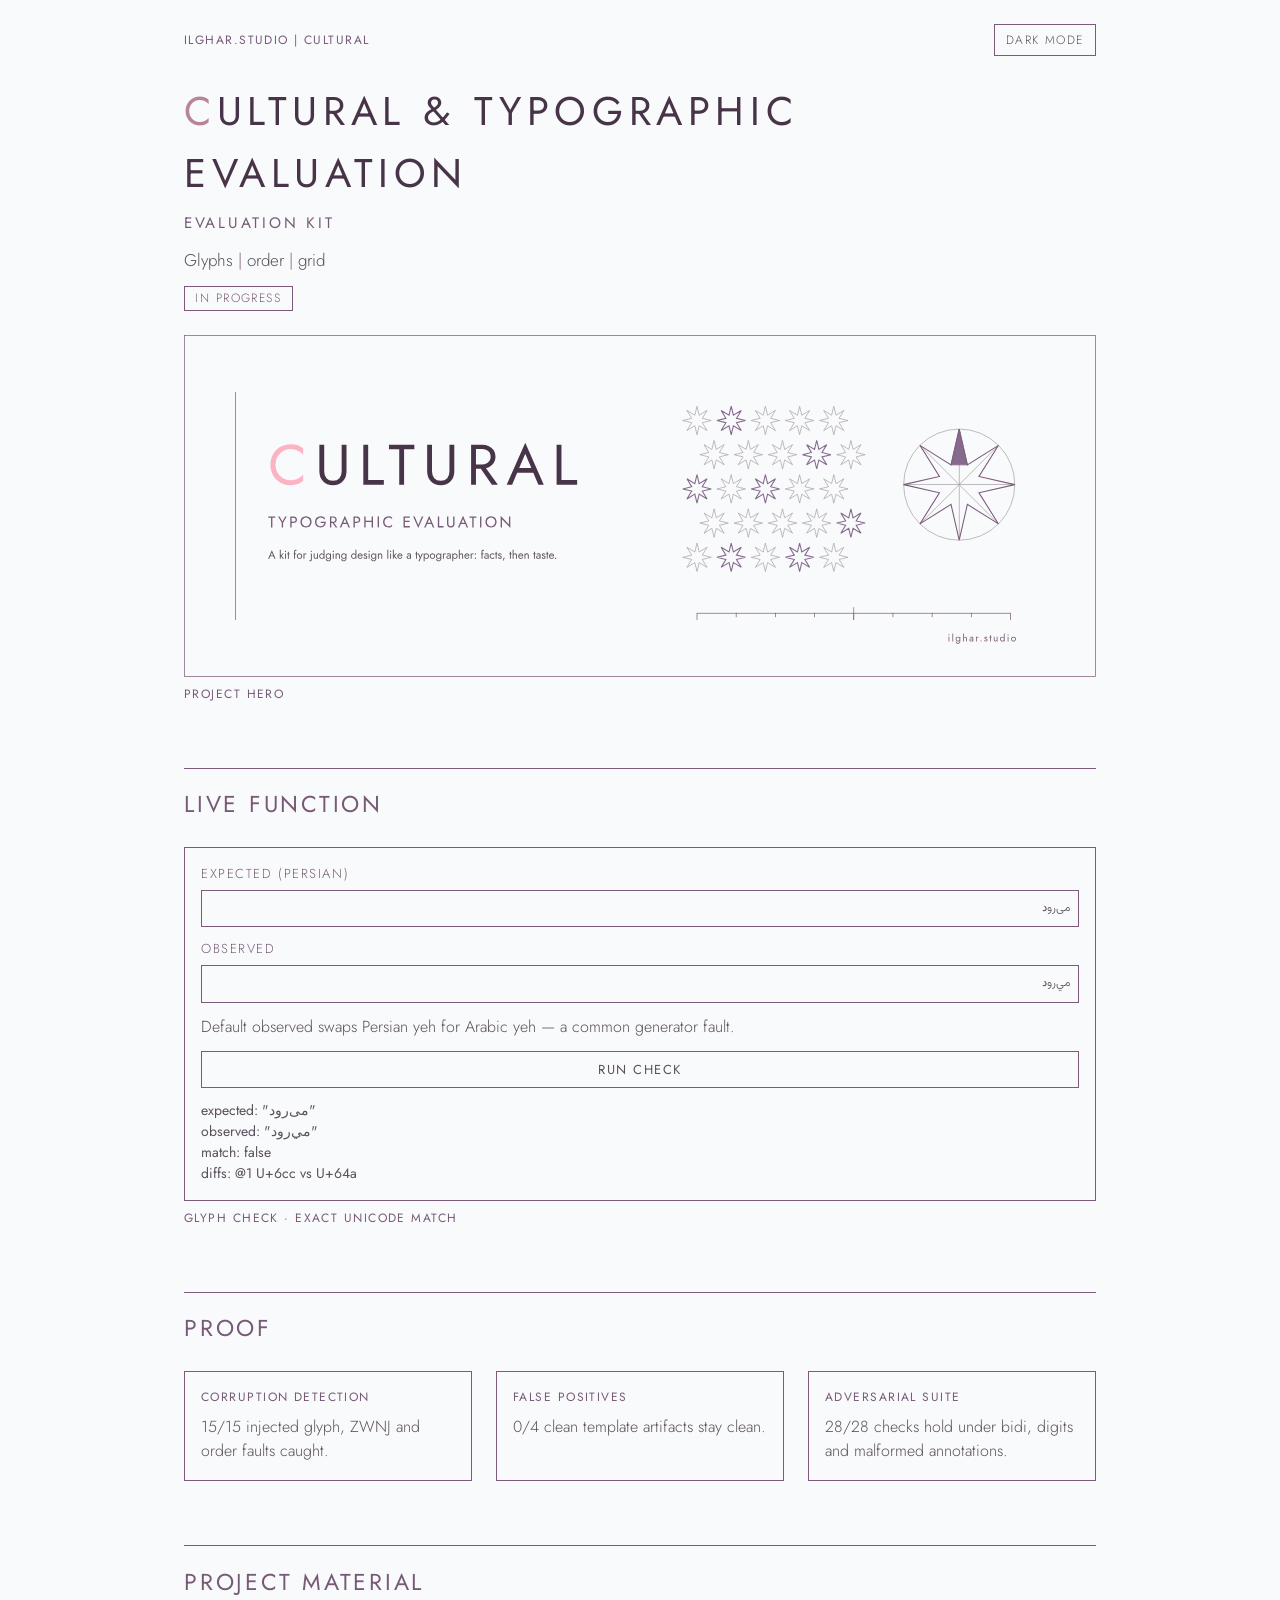
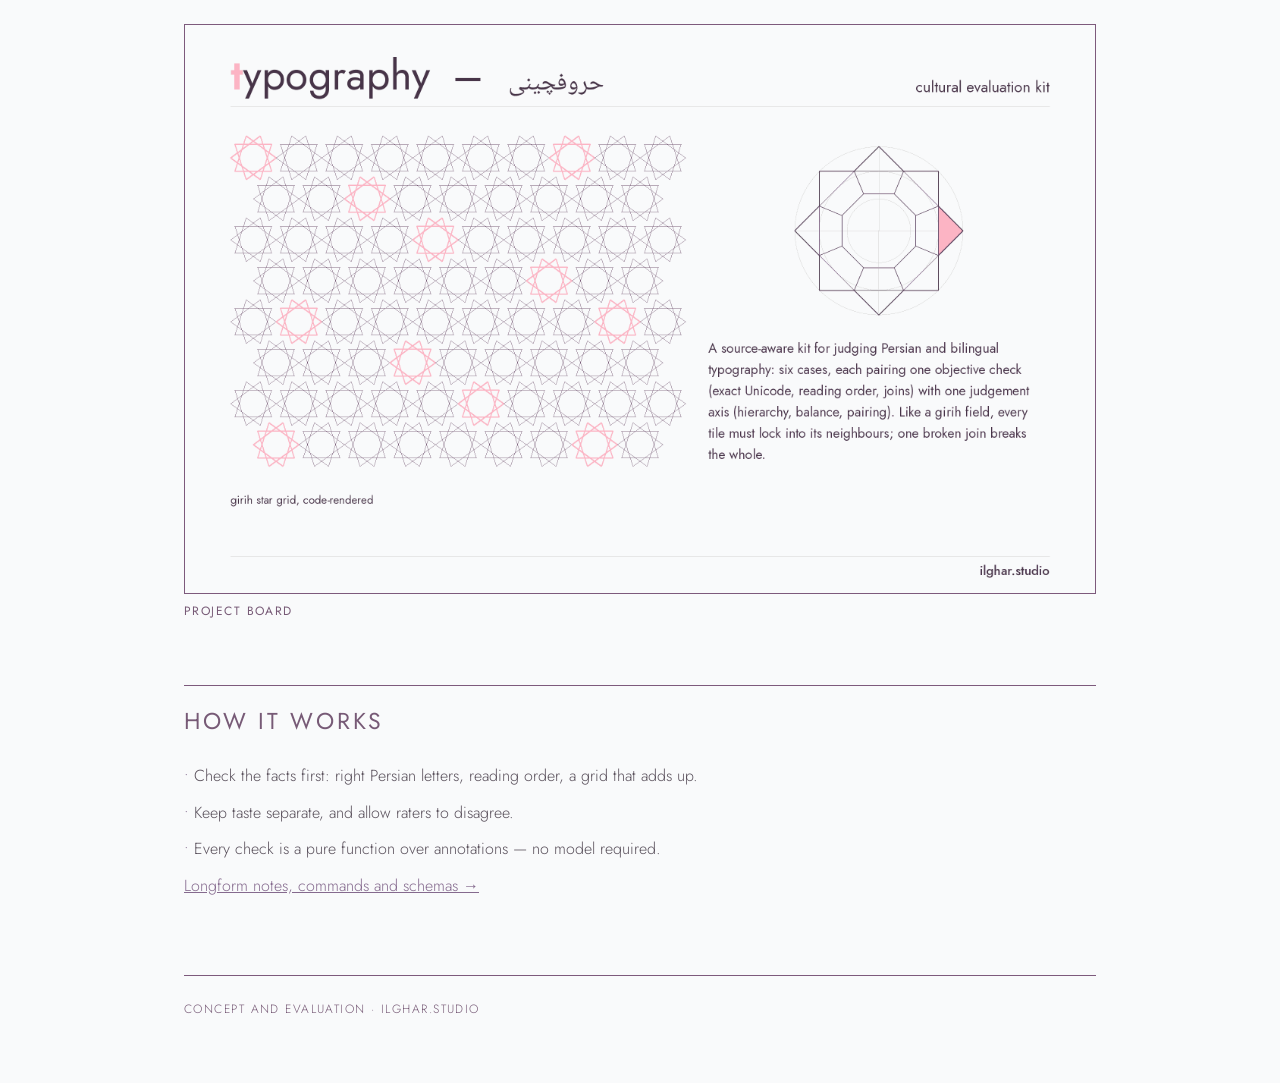
<file: site/index.html>
<!doctype html>
<html lang="en">
<head>
<meta charset="utf-8"><meta name="viewport" content="width=device-width,initial-scale=1">
<title>Cultural &amp; Typographic Evaluation Kit · ilghar.studio</title>
<meta property="og:title" content="Cultural & Typographic Evaluation · ilghar.studio">
<meta property="og:image" content="og/og-light.svg">
<meta property="og:image:width" content="1200">
<meta property="og:image:height" content="630">
<meta name="twitter:card" content="summary_large_image">
<meta name="twitter:image" content="og/og-light.svg">
<link rel="stylesheet" href="tokens.css">
<link rel="stylesheet" href="pages-shell.css">
<style>
@font-face{font-family:Jost;font-style:normal;font-weight:300;font-display:swap;src:url("fonts/jost-latin-300-normal.woff2") format("woff2")}
@font-face{font-family:Jost;font-style:normal;font-weight:400;font-display:swap;src:url("fonts/jost-latin-400-normal.woff2") format("woff2")}
@font-face{font-family:Vazirmatn;font-style:normal;font-weight:300;font-display:swap;src:url("fonts/vazirmatn-fa.woff2") format("woff2")}
[lang=fa]{font-family:Vazirmatn,Jost;font-size:90%}
label{display:grid;gap:6px;font-size:13px;letter-spacing:.12em;text-transform:uppercase;color:var(--label)}
input{font:400 16px/1.65 Jost;padding:8px;border:1px solid var(--line);border-radius:var(--r-frame);background:var(--bg);color:var(--fg)}
button.run{font:400 13px Jost;letter-spacing:.12em;text-transform:uppercase;color:var(--fg);background:transparent;border:1px solid var(--line);border-radius:var(--r-frame);padding:.5rem .9rem;cursor:pointer}
.live-pad{padding:16px;display:grid;gap:12px}
pre.out{margin:0;font:400 14px/1.5 Jost;white-space:pre-wrap;color:var(--fg)}

/* hero art sized by pages-shell .hero-art (8:3, no outer frame) */
</style>
</head>
<body>
<div class="ilg-case">
<main>
  <header class="site span12">
    <p class="brand-label">ilghar.studio | cultural</p>
    <button type="button" class="theme-toggle" aria-pressed="false">Dark mode</button>
  </header>
  <header class="hero span12">
    <h1 class="name"><span class="first">C</span>ultural &amp; Typographic Evaluation</h1>
    <p class="title">Evaluation kit</p>
    <p class="sub"><span>Glyphs</span><span>order</span><span>grid</span></p>
    <span class="status">In progress</span>
  </header>

  <figure class="span12">
    <picture class="hero-art">
        <source media="(prefers-color-scheme: dark)" srcset="hero/hero-dark.svg">
        <img src="hero/hero-light.svg" width="1280" height="480" alt="CULTURAL / TYPOGRAPHIC EVALUATION — A kit for judging design like a typographer: facts, then taste.">
      </picture>
    <figcaption>Project hero</figcaption>
  </figure>

  <section class="span12" aria-label="Live function">
    <h2>Live function</h2>
    <figure>
      <div class="frame live">
        <form id="glyph-demo" class="live-pad" onsubmit="return false">
          <label>Expected (Persian)<input id="g-exp" type="text" dir="rtl" lang="fa" value="می‌رود"></label>
          <label>Observed<input id="g-obs" type="text" dir="rtl" lang="fa" value="مي‌رود"></label>
          <p style="margin:0;font-size:16px;font-weight:300">Default observed swaps Persian yeh for Arabic yeh — a common generator fault.</p>
          <button type="button" class="run" id="g-run">Run check</button>
          <pre class="out" id="g-out" aria-live="polite"></pre>
        </form>
      </div>
      <figcaption>Glyph check · exact Unicode match</figcaption>
    </figure>
  </section>

  <section class="span12" aria-label="Proof">
    <h2>Proof</h2>
    <div class="grid-444">
      <div class="card"><h3>Corruption detection</h3><p>15/15 injected glyph, ZWNJ and order faults caught.</p></div>
      <div class="card"><h3>False positives</h3><p>0/4 clean template artifacts stay clean.</p></div>
      <div class="card"><h3>Adversarial suite</h3><p>28/28 checks hold under bidi, digits and malformed annotations.</p></div>
    </div>
  </section>

  <section class="span12" aria-label="Project material">
    <h2>Project material</h2>
    <figure>
      <div class="frame r1610">
        <picture>
          <source media="(prefers-color-scheme: dark)" srcset="assets/board-dark.svg">
          <img src="assets/board-light.svg" alt="Project board: a fine-line star grid with some stars marked in rose, a code-drawn star construction with one rose point, and a text column describing the seven checks." width="2400" height="1500">
        </picture>
      </div>
      <figcaption>Project board</figcaption>
    </figure>
  </section>

  <section class="span12">
    <h2>How it works</h2>
    <ul class="dots">
      <li>Check the facts first: right Persian letters, reading order, a grid that adds up.</li>
      <li>Keep taste separate, and allow raters to disagree.</li>
      <li>Every check is a pure function over annotations — no model required.</li>
    </ul>
    <p><a href="PAGES_LONGFORM.html">Longform notes, commands and schemas →</a></p>
  </section>
  <footer class="span12">Concept and evaluation · ilghar.studio</footer>
</main>
</div>
<script>
(function(){var r=document.documentElement;var b=document.querySelector(".theme-toggle");if(!b)return;var k="ilg-theme";var m=window.matchMedia&&matchMedia("(prefers-color-scheme: dark)");var s=null;try{s=localStorage.getItem(k)}catch(e){}function dark(){var t=r.getAttribute("data-theme");return t?t==="dark":!!(m&&m.matches)}function sync(){var d=dark();b.setAttribute("aria-pressed",String(d));b.textContent=d?"Light mode":"Dark mode";var root=document.querySelector(".ilg-case");if(d){root.setAttribute("data-theme","dark");r.setAttribute("data-theme","dark")}else{root.setAttribute("data-theme","light");r.setAttribute("data-theme","light")}}if(s==="dark"||s==="light"){r.setAttribute("data-theme",s);document.querySelector(".ilg-case").setAttribute("data-theme",s)}sync();if(m&&m.addEventListener)m.addEventListener("change",sync);b.addEventListener("click",function(){var n=dark()?"light":"dark";r.setAttribute("data-theme",n);document.querySelector(".ilg-case").setAttribute("data-theme",n);try{localStorage.setItem(k,n)}catch(e){}sync()})})();
document.getElementById("g-run").addEventListener("click",function(){
  var exp=document.getElementById("g-exp").value;
  var obs=document.getElementById("g-obs").value;
  var ok=exp===obs;
  var lines=["expected: "+JSON.stringify(exp),"observed: "+JSON.stringify(obs),"match: "+ok];
  if(!ok){
    var diffs=[];
    var n=Math.max(exp.length,obs.length);
    for(var i=0;i<n;i++){if(exp[i]!==obs[i])diffs.push("@"+i+" U+"+(exp[i]?exp.charCodeAt(i).toString(16):"—")+" vs U+"+(obs[i]?obs.charCodeAt(i).toString(16):"—"));}
    lines.push("diffs: "+(diffs.slice(0,6).join("; ")||"length"));
  }
  document.getElementById("g-out").textContent=lines.join("\n");
});
document.getElementById("g-run").click();
</script>
</body>
</html>
</file>
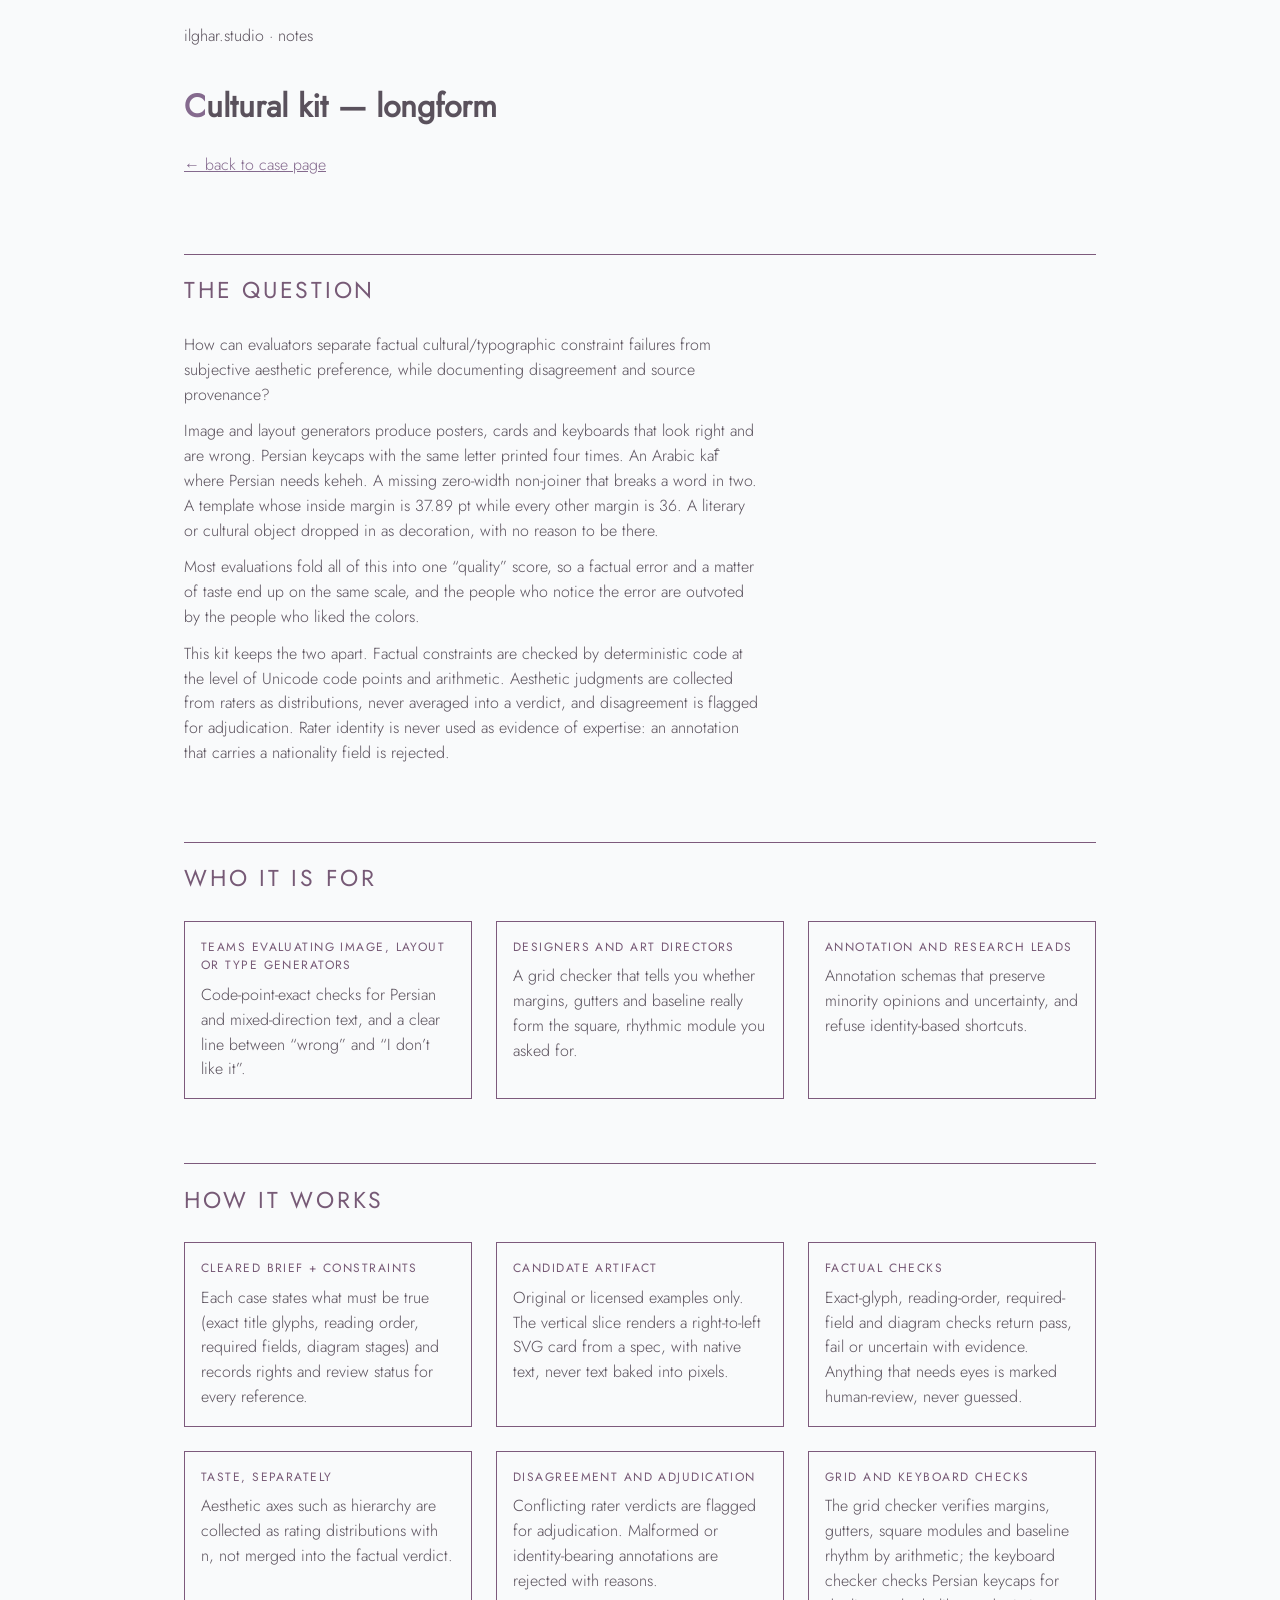
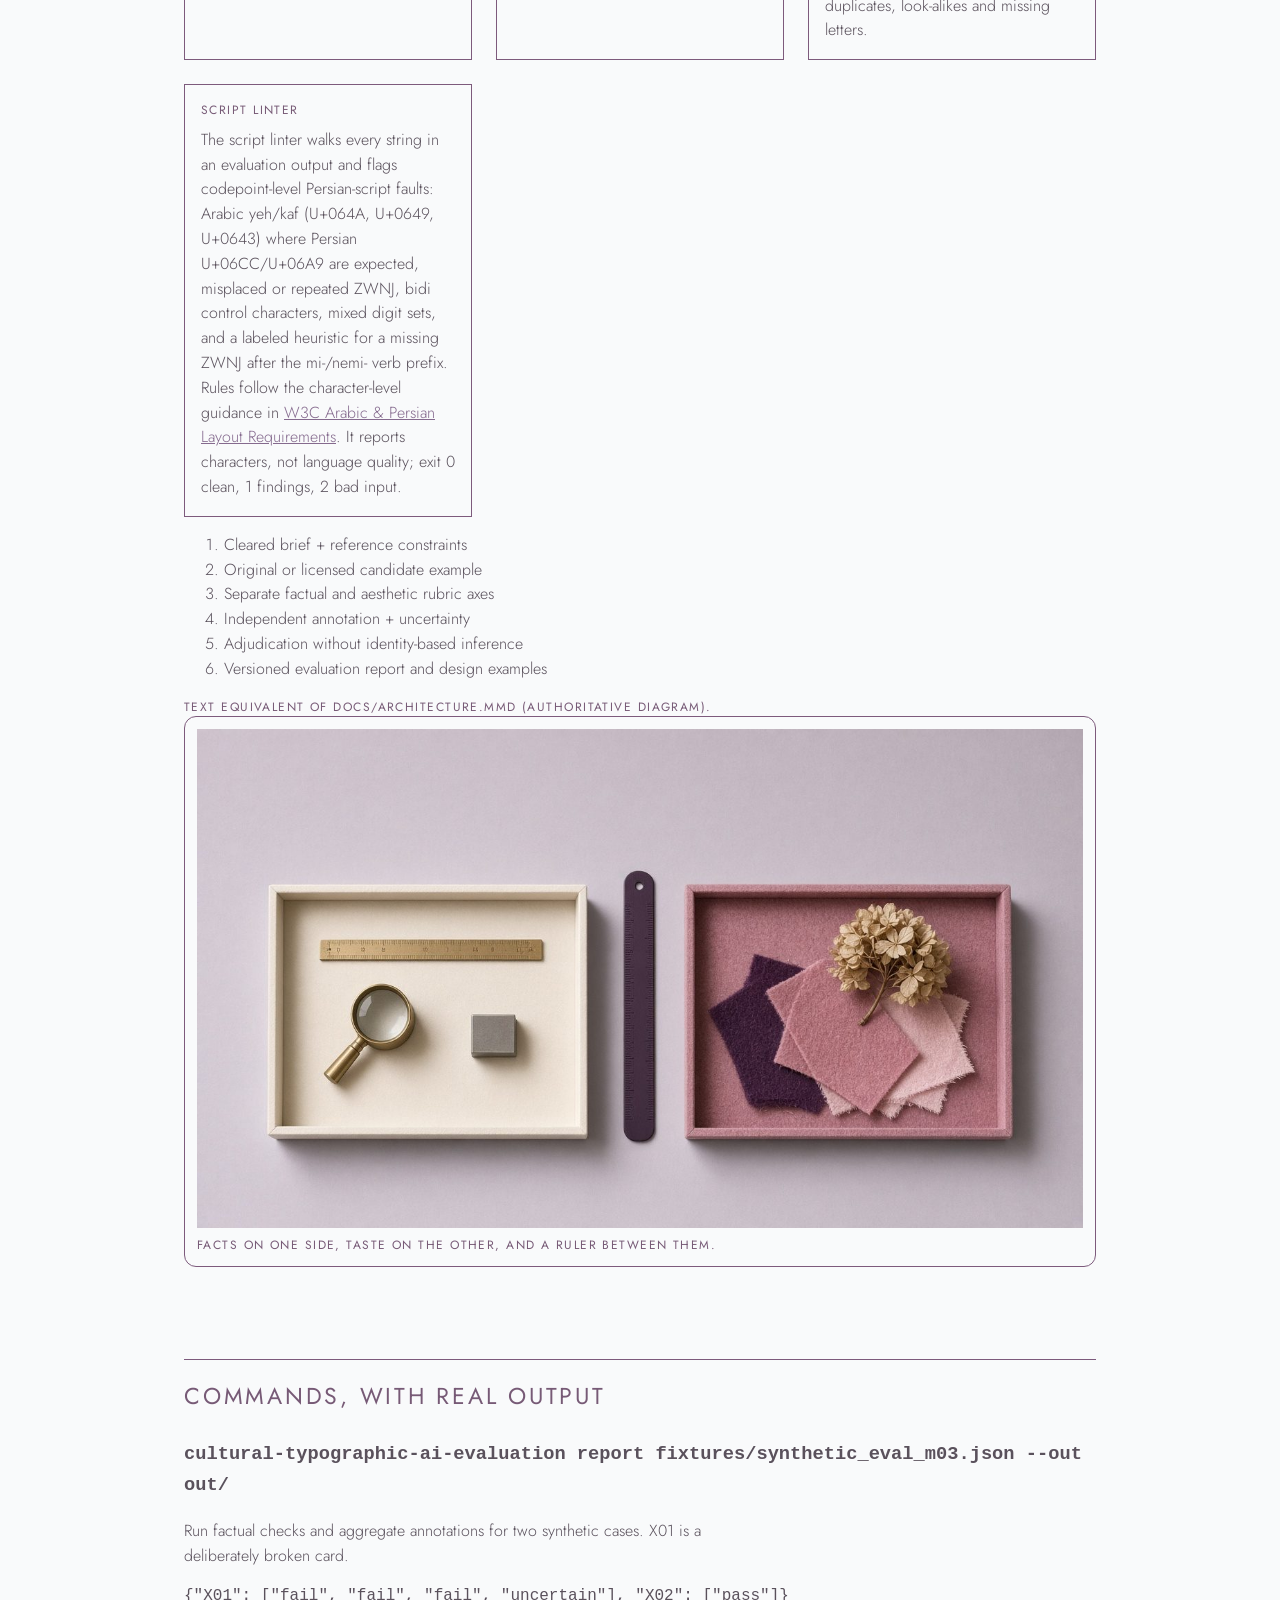
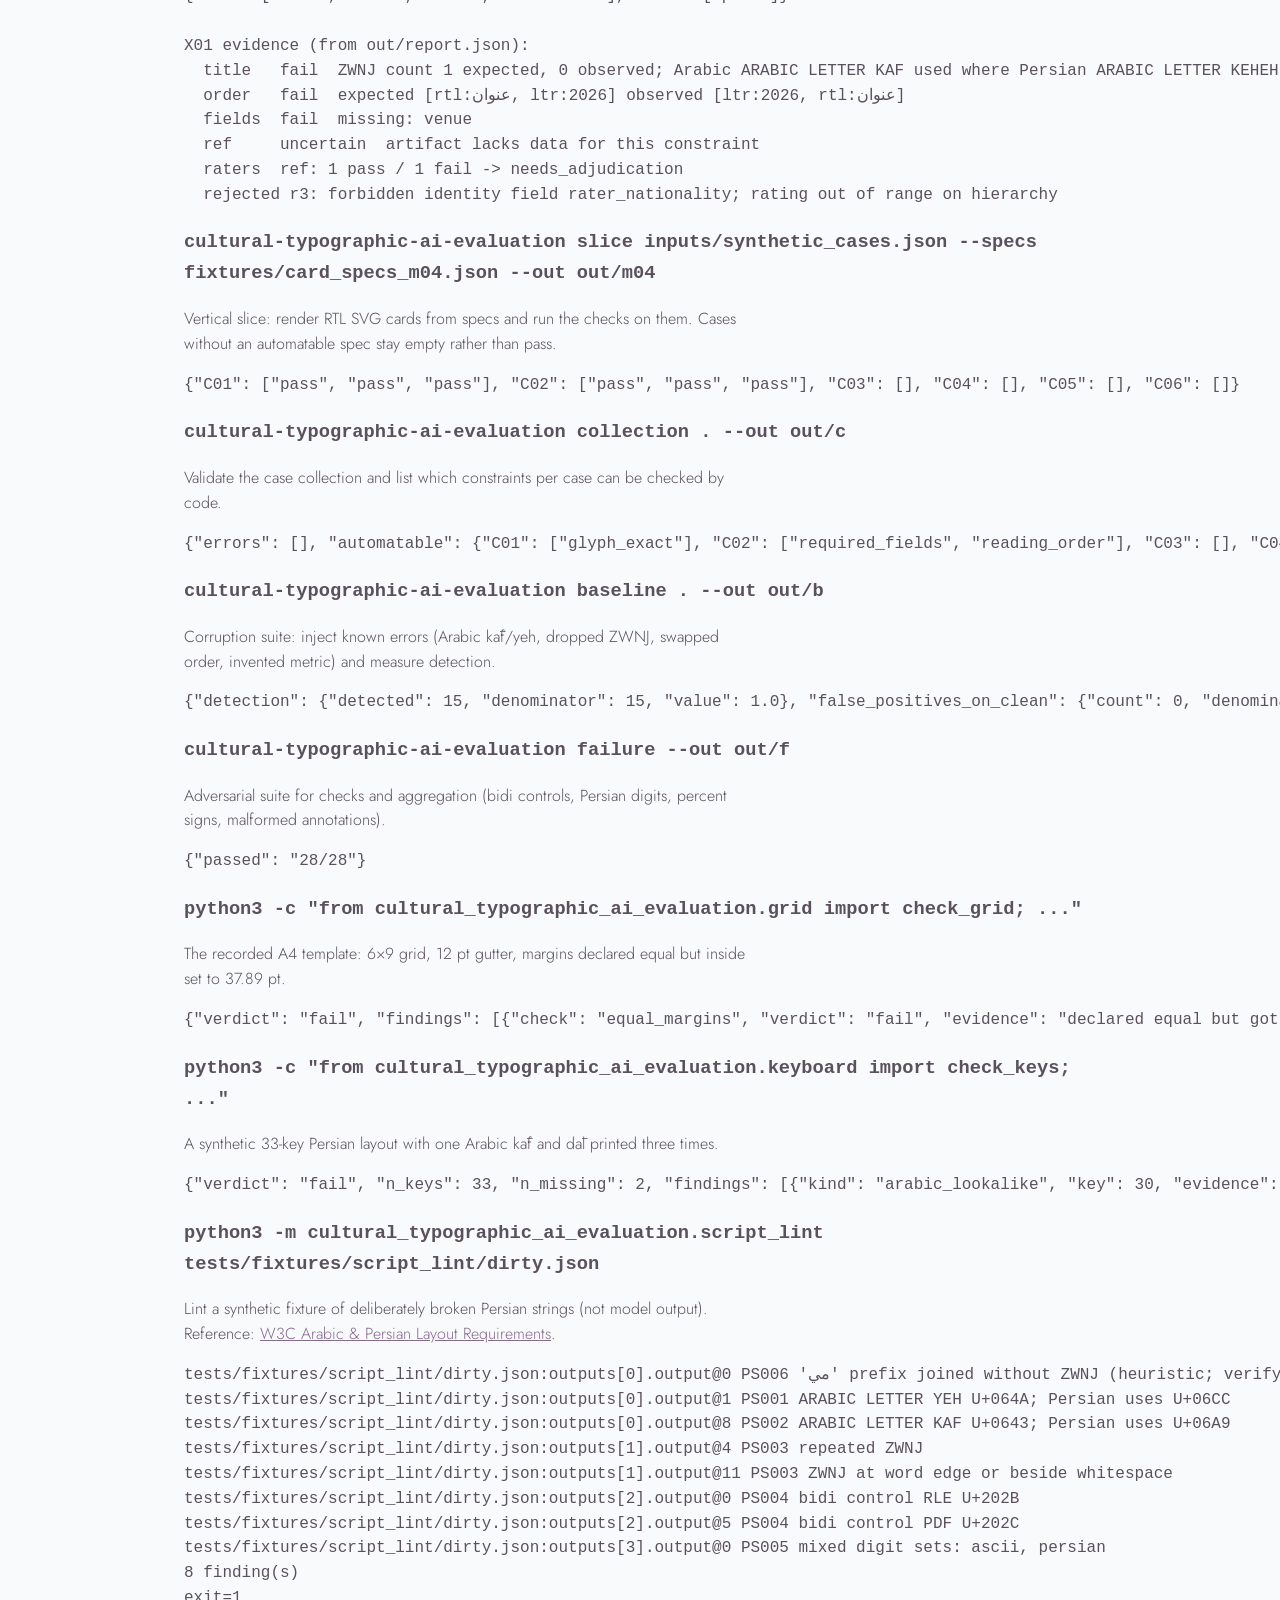
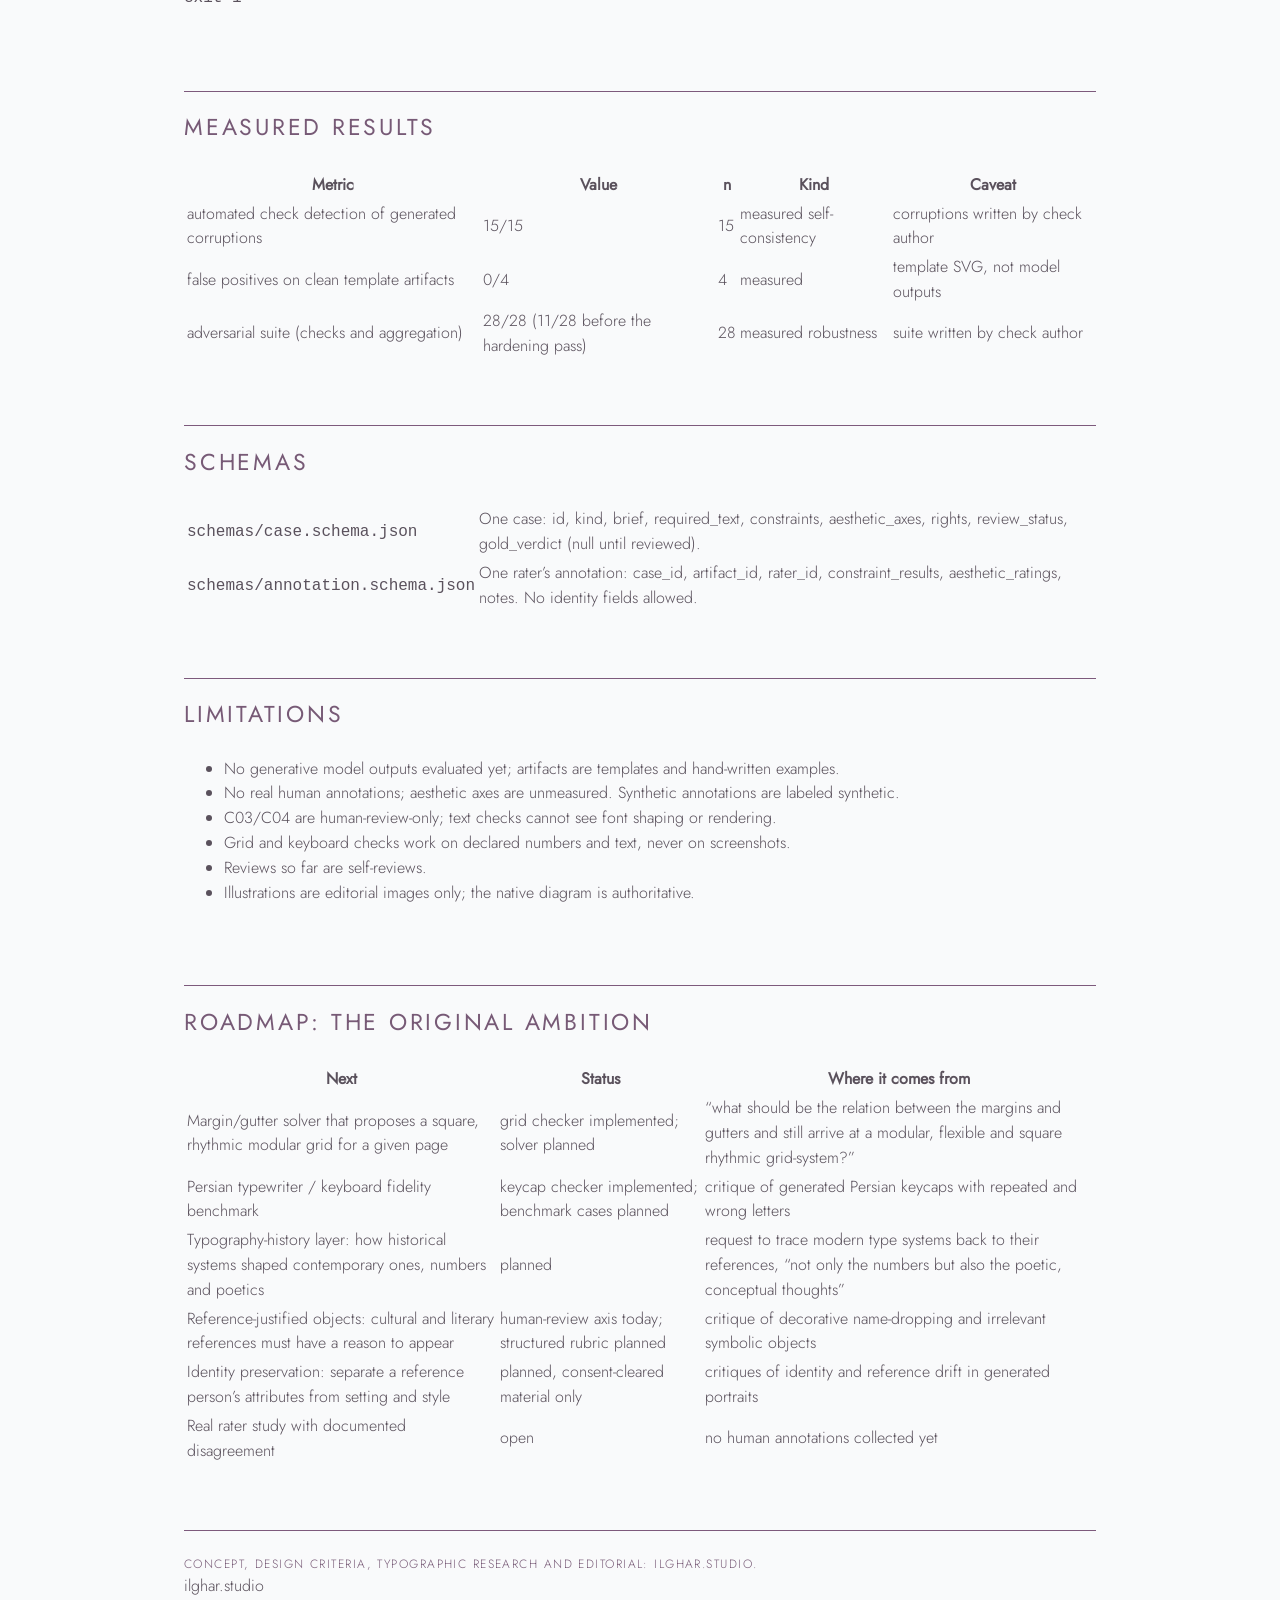
<file: docs/PAGES_LONGFORM.html>
<!doctype html><html lang="en"><meta charset="utf-8"><meta name="viewport" content="width=device-width,initial-scale=1">
<title>Cultural kit — longform notes · ilghar.studio</title>
<link rel="stylesheet" href="../site/tokens.css">
<link rel="stylesheet" href="../site/pages-shell.css">
<link rel="stylesheet" href="../site/fonts/fonts.css">
<style>
/* Allowlisted photos: pixels left unaltered, 12px frame, dark surroundings in dark mode */
figure:has(>img[src*="disagreement.svg"]),
figure:has(>img[src*="fact-vs-taste.svg"]),
figure.hero:has(>img[src*="sabat-pavilion.jpg"]){
  margin:0 0 28px;
  padding:12px;
  overflow:hidden;
  border-radius:12px;
  border:.32pt solid var(--line, #856a8e);
  background:var(--canvas, #f9fafb);
  box-shadow:none;
}
figure:has(>img[src*="disagreement.svg"]) img,
figure:has(>img[src*="fact-vs-taste.svg"]) img,
figure.hero:has(>img[src*="sabat-pavilion.jpg"]) img{
  display:block;
  width:100%;
  height:auto;
  border-radius:0;
  box-shadow:none;
  background:transparent;
  filter:none;
}
[data-theme=dark] figure:has(>img[src*="disagreement.svg"]),
[data-theme=dark] figure:has(>img[src*="fact-vs-taste.svg"]),
[data-theme=dark] figure.hero:has(>img[src*="sabat-pavilion.jpg"]),
.ilg-case[data-theme=dark] figure:has(>img[src*="disagreement.svg"]),
.ilg-case[data-theme=dark] figure:has(>img[src*="fact-vs-taste.svg"]){
  background:#2a272d;
  border-color:var(--line, #a6a1a7);
}
@media (prefers-color-scheme: dark){
  :root:not([data-theme=light]) figure:has(>img[src*="disagreement.svg"]),
  :root:not([data-theme=light]) figure:has(>img[src*="fact-vs-taste.svg"]),
  :root:not([data-theme=light]) figure.hero:has(>img[src*="sabat-pavilion.jpg"]),
  .ilg-case:not([data-theme=light]) figure:has(>img[src*="disagreement.svg"]),
  .ilg-case:not([data-theme=light]) figure:has(>img[src*="fact-vs-taste.svg"]){
    background:#2a272d;
    border-color:var(--line, #a6a1a7);
  }
}
</style>
<body><main class="narrow">
<p class="kicker">ilghar.studio · notes</p>
<h1><span class="initial" style="color:var(--accent-dot)">C</span>ultural kit — longform</h1>
<p><a href="../site/">← back to case page</a></p>
<section class="col"><h2>The question</h2><p class="pitch">How can evaluators separate factual cultural/typographic constraint failures from subjective aesthetic preference, while documenting disagreement and source provenance?</p><p>Image and layout generators produce posters, cards and keyboards that look right and are wrong. Persian keycaps with the same letter printed four times. An Arabic kāf where Persian needs keheh. A missing zero-width non-joiner that breaks a word in two. A template whose inside margin is 37.89 pt while every other margin is 36. A literary or cultural object dropped in as decoration, with no reason to be there.</p><p>Most evaluations fold all of this into one “quality” score, so a factual error and a matter of taste end up on the same scale, and the people who notice the error are outvoted by the people who liked the colors.</p><p>This kit keeps the two apart. Factual constraints are checked by deterministic code at the level of Unicode code points and arithmetic. Aesthetic judgments are collected from raters as distributions, never averaged into a verdict, and disagreement is flagged for adjudication. Rater identity is never used as evidence of expertise: an annotation that carries a nationality field is rejected.</p></section>
<section><h2>Who it is for</h2><div class="cards"><div class="card"><h3>Teams evaluating image, layout or type generators</h3><p>Code-point-exact checks for Persian and mixed-direction text, and a clear line between “wrong” and “I don’t like it”.</p></div><div class="card"><h3>Designers and art directors</h3><p>A grid checker that tells you whether margins, gutters and baseline really form the square, rhythmic module you asked for.</p></div><div class="card"><h3>Annotation and research leads</h3><p>Annotation schemas that preserve minority opinions and uncertainty, and refuse identity-based shortcuts.</p></div></div></section>
<section><h2>How it works</h2><div class="cards steps"><div class="card step"><h3>Cleared brief + constraints</h3><p>Each case states what must be true (exact title glyphs, reading order, required fields, diagram stages) and records rights and review status for every reference.</p></div><div class="card step"><h3>Candidate artifact</h3><p>Original or licensed examples only. The vertical slice renders a right-to-left SVG card from a spec, with native text, never text baked into pixels.</p></div><div class="card step"><h3>Factual checks</h3><p>Exact-glyph, reading-order, required-field and diagram checks return pass, fail or uncertain with evidence. Anything that needs eyes is marked human-review, never guessed.</p></div><div class="card step"><h3>Taste, separately</h3><p>Aesthetic axes such as hierarchy are collected as rating distributions with n, not merged into the factual verdict.</p></div><div class="card step"><h3>Disagreement and adjudication</h3><p>Conflicting rater verdicts are flagged for adjudication. Malformed or identity-bearing annotations are rejected with reasons.</p></div><div class="card step"><h3>Grid and keyboard checks</h3><p>The grid checker verifies margins, gutters, square modules and baseline rhythm by arithmetic; the keyboard checker checks Persian keycaps for duplicates, look-alikes and missing letters.</p></div><div class="card step"><h3>Script linter</h3><p>The script linter walks every string in an evaluation output and flags codepoint-level Persian-script faults: Arabic yeh/kaf (U+064A, U+0649, U+0643) where Persian U+06CC/U+06A9 are expected, misplaced or repeated ZWNJ, bidi control characters, mixed digit sets, and a labeled heuristic for a missing ZWNJ after the mi-/nemi- verb prefix. Rules follow the character-level guidance in <a href="https://www.w3.org/TR/alreq/">W3C Arabic &amp; Persian Layout Requirements</a>. It reports characters, not language quality; exit 0 clean, 1 findings, 2 bad input.</p></div></div>
<figure><ol><li>Cleared brief + reference constraints</li><li>Original or licensed candidate example</li><li>Separate factual and aesthetic rubric axes</li><li>Independent annotation + uncertainty</li><li>Adjudication without identity-based inference</li><li>Versioned evaluation report and design examples</li></ol><figcaption>Text equivalent of docs/architecture.mmd (authoritative diagram).</figcaption></figure></section>
<figure><img src="../assets/fact-vs-taste.svg" alt="Two trays divided by a plum ruler: measuring tools on the left, swatches and a dried flower on the right." width="1280" height="720" loading="lazy"><figcaption>Facts on one side, taste on the other, and a ruler between them.</figcaption></figure>
<section class="col"><h2>Commands, with real output</h2><h3><code>cultural-typographic-ai-evaluation report fixtures/synthetic_eval_m03.json --out out/</code></h3><p>Run factual checks and aggregate annotations for two synthetic cases. X01 is a deliberately broken card.</p><pre>{&quot;X01&quot;: [&quot;fail&quot;, &quot;fail&quot;, &quot;fail&quot;, &quot;uncertain&quot;], &quot;X02&quot;: [&quot;pass&quot;]}

X01 evidence (from out/report.json):
  title   fail  ZWNJ count 1 expected, 0 observed; Arabic ARABIC LETTER KAF used where Persian ARABIC LETTER KEHEH expected
  order   fail  expected [rtl:<span lang="fa" dir="rtl">عنوان</span>, ltr:2026] observed [ltr:2026, rtl:<span lang="fa" dir="rtl">عنوان</span>]
  fields  fail  missing: venue
  ref     uncertain  artifact lacks data for this constraint
  raters  ref: 1 pass / 1 fail -&gt; needs_adjudication
  rejected r3: forbidden identity field rater_nationality; rating out of range on hierarchy</pre><h3><code>cultural-typographic-ai-evaluation slice inputs/synthetic_cases.json --specs fixtures/card_specs_m04.json --out out/m04</code></h3><p>Vertical slice: render RTL SVG cards from specs and run the checks on them. Cases without an automatable spec stay empty rather than pass.</p><pre>{&quot;C01&quot;: [&quot;pass&quot;, &quot;pass&quot;, &quot;pass&quot;], &quot;C02&quot;: [&quot;pass&quot;, &quot;pass&quot;, &quot;pass&quot;], &quot;C03&quot;: [], &quot;C04&quot;: [], &quot;C05&quot;: [], &quot;C06&quot;: []}</pre><h3><code>cultural-typographic-ai-evaluation collection . --out out/c</code></h3><p>Validate the case collection and list which constraints per case can be checked by code.</p><pre>{&quot;errors&quot;: [], &quot;automatable&quot;: {&quot;C01&quot;: [&quot;glyph_exact&quot;], &quot;C02&quot;: [&quot;required_fields&quot;, &quot;reading_order&quot;], &quot;C03&quot;: [], &quot;C04&quot;: [], &quot;C05&quot;: [&quot;reading_order&quot;, &quot;glyph_exact&quot;], &quot;C06&quot;: [&quot;diagram_fidelity&quot;]}}</pre><h3><code>cultural-typographic-ai-evaluation baseline . --out out/b</code></h3><p>Corruption suite: inject known errors (Arabic kāf/yeh, dropped ZWNJ, swapped order, invented metric) and measure detection.</p><pre>{&quot;detection&quot;: {&quot;detected&quot;: 15, &quot;denominator&quot;: 15, &quot;value&quot;: 1.0}, &quot;false_positives_on_clean&quot;: {&quot;count&quot;: 0, &quot;denominator&quot;: 4}, &quot;by_variant&quot;: {&quot;arabic_kaf&quot;: {&quot;detected&quot;: 2}, &quot;arabic_yeh&quot;: {&quot;detected&quot;: 2}, &quot;drop_stage&quot;: {&quot;detected&quot;: 1}, &quot;drop_venue&quot;: {&quot;detected&quot;: 3}, &quot;drop_zwnj&quot;: {&quot;detected&quot;: 1}, &quot;invented_metric&quot;: {&quot;detected&quot;: 1}, &quot;swap_order&quot;: {&quot;detected&quot;: 1}, &quot;title_moved_last&quot;: {&quot;detected&quot;: 3}, &quot;zwnj_to_space&quot;: {&quot;detected&quot;: 1}}}</pre><h3><code>cultural-typographic-ai-evaluation failure --out out/f</code></h3><p>Adversarial suite for checks and aggregation (bidi controls, Persian digits, percent signs, malformed annotations).</p><pre>{&quot;passed&quot;: &quot;28/28&quot;}</pre><h3><code>python3 -c &quot;from cultural_typographic_ai_evaluation.grid import check_grid; ...&quot;</code></h3><p>The recorded A4 template: 6×9 grid, 12 pt gutter, margins declared equal but inside set to 37.89 pt.</p><pre>{&quot;verdict&quot;: &quot;fail&quot;, &quot;findings&quot;: [{&quot;check&quot;: &quot;equal_margins&quot;, &quot;verdict&quot;: &quot;fail&quot;, &quot;evidence&quot;: &quot;declared equal but got {&#x27;top&#x27;: 36, &#x27;bottom&#x27;: 36, &#x27;inside&#x27;: 37.89, &#x27;outside&#x27;: 36} pt&quot;}, {&quot;check&quot;: &quot;square_modules&quot;, &quot;verdict&quot;: &quot;fail&quot;, &quot;evidence&quot;: &quot;module 76.898 x 74.877 pt (difference 2.021)&quot;}], &quot;derived&quot;: {&quot;text_area&quot;: [521.386, 769.89], &quot;module&quot;: [76.898, 74.877]}}</pre><h3><code>python3 -c &quot;from cultural_typographic_ai_evaluation.keyboard import check_keys; ...&quot;</code></h3><p>A synthetic 33-key Persian layout with one Arabic kāf and dāl printed three times.</p><pre>{&quot;verdict&quot;: &quot;fail&quot;, &quot;n_keys&quot;: 33, &quot;n_missing&quot;: 2, &quot;findings&quot;: [{&quot;kind&quot;: &quot;arabic_lookalike&quot;, &quot;key&quot;: 30, &quot;evidence&quot;: &quot;ARABIC LETTER KAF used; Persian needs ARABIC LETTER KEHEH&quot;}, {&quot;kind&quot;: &quot;duplicate&quot;, &quot;key&quot;: &quot;9,31,40&quot;, &quot;evidence&quot;: &quot;U+062F appears on 3 keys&quot;}, {&quot;kind&quot;: &quot;missing&quot;, &quot;key&quot;: null, &quot;evidence&quot;: &quot;U+0647 U+06CC&quot;}]}</pre><h3><code>python3 -m cultural_typographic_ai_evaluation.script_lint tests/fixtures/script_lint/dirty.json</code></h3><p>Lint a synthetic fixture of deliberately broken Persian strings (not model output). Reference: <a href="https://www.w3.org/TR/alreq/">W3C Arabic &amp; Persian Layout Requirements</a>.</p><pre>tests/fixtures/script_lint/dirty.json:outputs[0].output@0 PS006 &#x27;<span lang="fa" dir="rtl">مي</span>&#x27; prefix joined without ZWNJ (heuristic; verify)
tests/fixtures/script_lint/dirty.json:outputs[0].output@1 PS001 ARABIC LETTER YEH U+064A; Persian uses U+06CC
tests/fixtures/script_lint/dirty.json:outputs[0].output@8 PS002 ARABIC LETTER KAF U+0643; Persian uses U+06A9
tests/fixtures/script_lint/dirty.json:outputs[1].output@4 PS003 repeated ZWNJ
tests/fixtures/script_lint/dirty.json:outputs[1].output@11 PS003 ZWNJ at word edge or beside whitespace
tests/fixtures/script_lint/dirty.json:outputs[2].output@0 PS004 bidi control RLE U+202B
tests/fixtures/script_lint/dirty.json:outputs[2].output@5 PS004 bidi control PDF U+202C
tests/fixtures/script_lint/dirty.json:outputs[3].output@0 PS005 mixed digit sets: ascii, persian
8 finding(s)
exit=1</pre></section>
<section class="col"><h2>Measured results</h2><table><thead><tr><th scope=col>Metric</th><th scope=col>Value</th><th scope=col>n</th><th scope=col>Kind</th><th scope=col>Caveat</th></tr></thead><tbody><tr><td>automated check detection of generated corruptions</td><td>15/15</td><td>15</td><td>measured self-consistency</td><td>corruptions written by check author</td></tr><tr><td>false positives on clean template artifacts</td><td>0/4</td><td>4</td><td>measured</td><td>template SVG, not model outputs</td></tr><tr><td>adversarial suite (checks and aggregation)</td><td>28/28 (11/28 before the hardening pass)</td><td>28</td><td>measured robustness</td><td>suite written by check author</td></tr></tbody></table></section>
<section class="col"><h2>Schemas</h2><table><tbody><tr><td><code>schemas/case.schema.json</code></td><td>One case: id, kind, brief, required_text, constraints, aesthetic_axes, rights, review_status, gold_verdict (null until reviewed).</td></tr><tr><td><code>schemas/annotation.schema.json</code></td><td>One rater’s annotation: case_id, artifact_id, rater_id, constraint_results, aesthetic_ratings, notes. No identity fields allowed.</td></tr></tbody></table></section>
<section class="col"><h2>Limitations</h2><ul><li>No generative model outputs evaluated yet; artifacts are templates and hand-written examples.</li><li>No real human annotations; aesthetic axes are unmeasured. Synthetic annotations are labeled synthetic.</li><li>C03/C04 are human-review-only; text checks cannot see font shaping or rendering.</li><li>Grid and keyboard checks work on declared numbers and text, never on screenshots.</li><li>Reviews so far are self-reviews.</li><li>Illustrations are editorial images only; the native diagram is authoritative.</li></ul></section>
<section class="col"><h2>Roadmap: the original ambition</h2><table><thead><tr><th scope=col>Next</th><th scope=col>Status</th><th scope=col>Where it comes from</th></tr></thead><tbody><tr><td>Margin/gutter solver that proposes a square, rhythmic modular grid for a given page</td><td>grid checker implemented; solver planned</td><td>“what should be the relation between the margins and gutters and still arrive at a modular, flexible and square rhythmic grid-system?”</td></tr><tr><td>Persian typewriter / keyboard fidelity benchmark</td><td>keycap checker implemented; benchmark cases planned</td><td>critique of generated Persian keycaps with repeated and wrong letters</td></tr><tr><td>Typography-history layer: how historical systems shaped contemporary ones, numbers and poetics</td><td>planned</td><td>request to trace modern type systems back to their references, “not only the numbers but also the poetic, conceptual thoughts”</td></tr><tr><td>Reference-justified objects: cultural and literary references must have a reason to appear</td><td>human-review axis today; structured rubric planned</td><td>critique of decorative name-dropping and irrelevant symbolic objects</td></tr><tr><td>Identity preservation: separate a reference person’s attributes from setting and style</td><td>planned, consent-cleared material only</td><td>critiques of identity and reference drift in generated portraits</td></tr><tr><td>Real rater study with documented disagreement</td><td>open</td><td>no human annotations collected yet</td></tr></tbody></table></section>
<footer class="col">Concept, design criteria, typographic research and editorial: ilghar.studio.</footer>

<p class="ilg-credit">ilghar.studio</p>
</main></body></html>
</file>
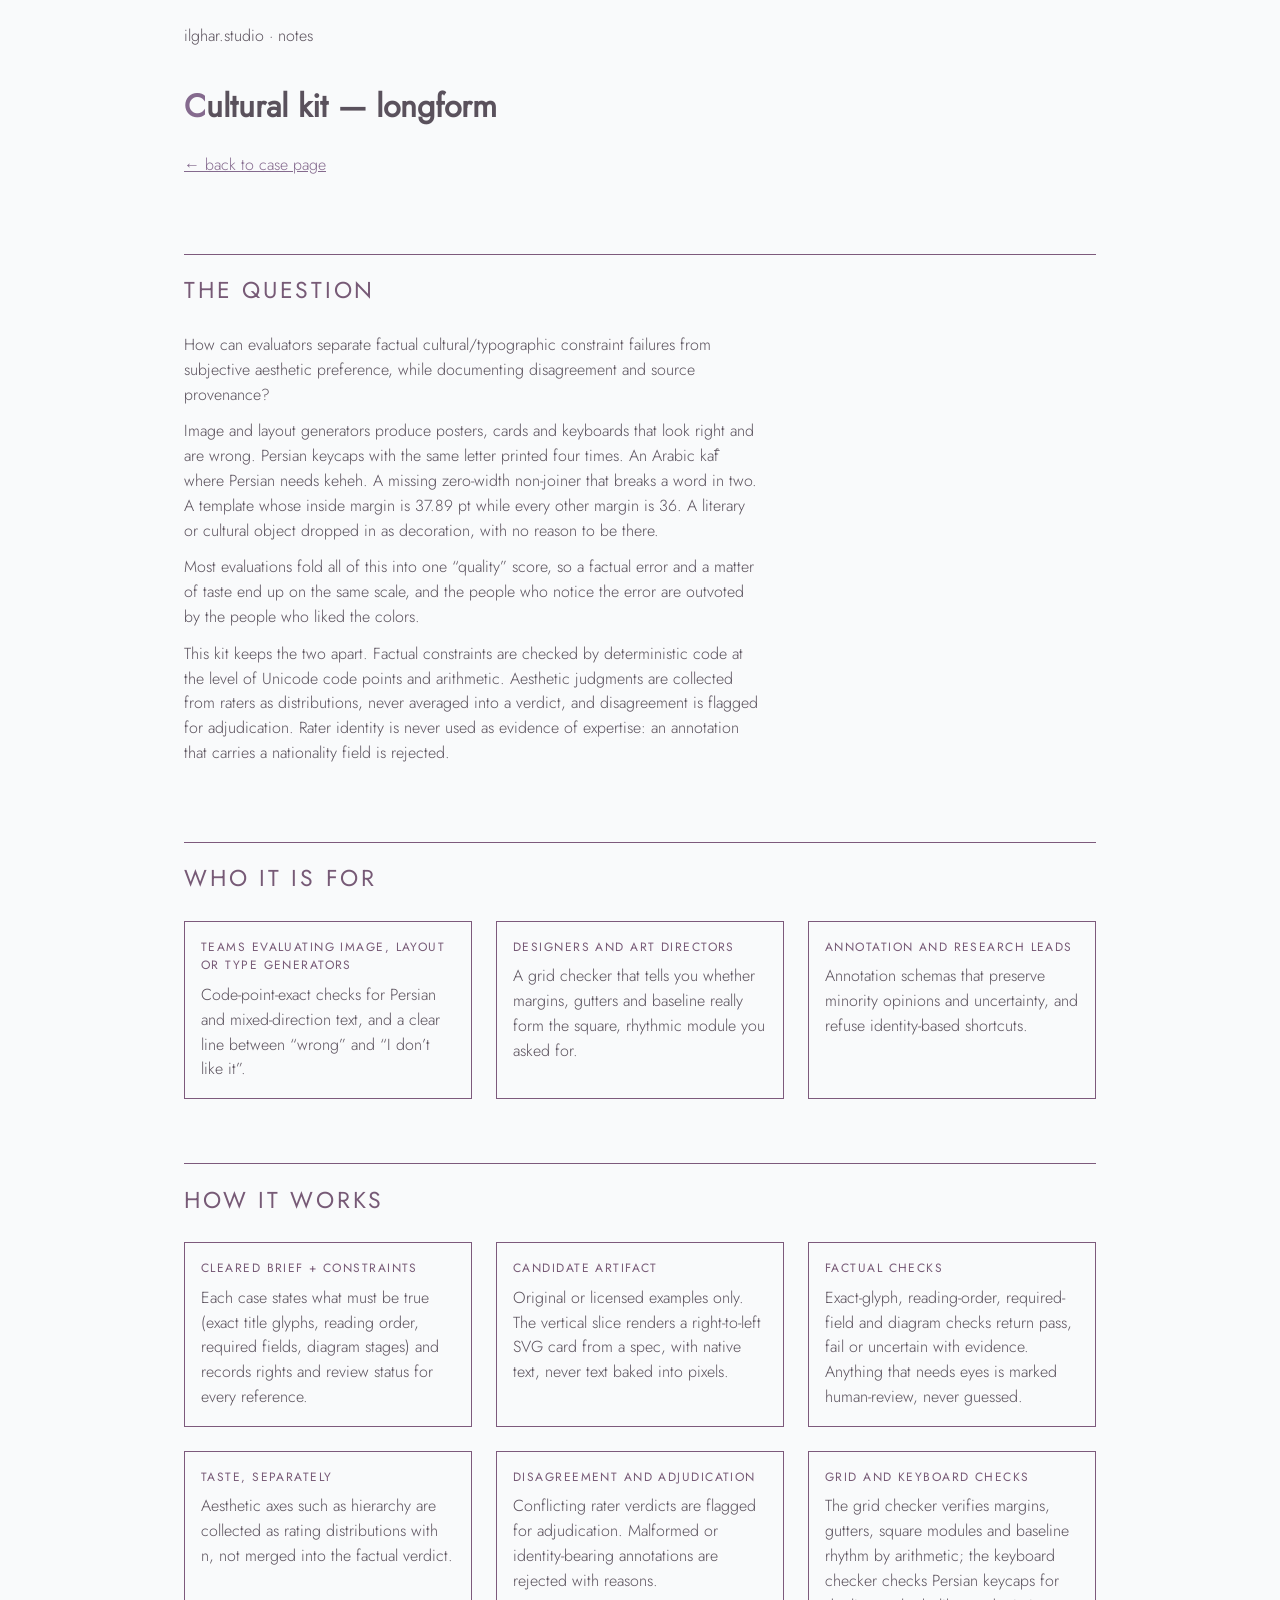
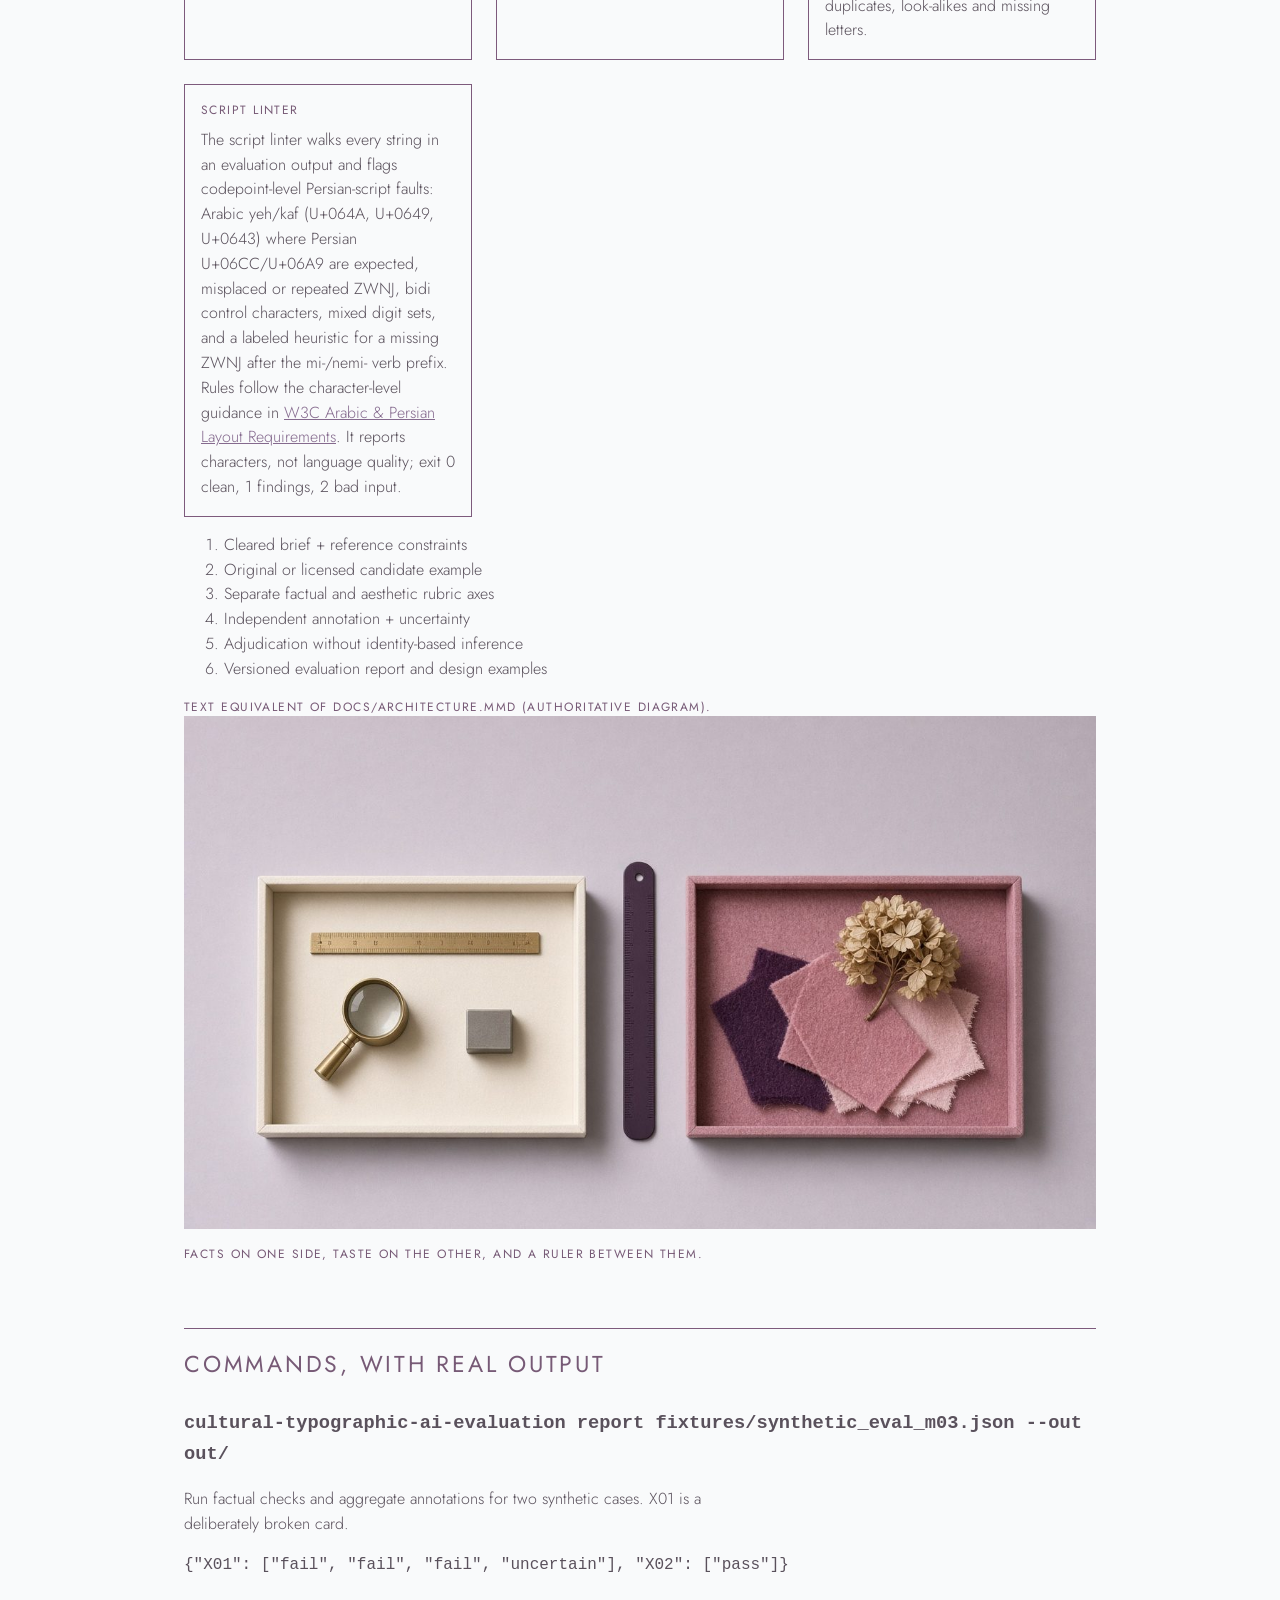
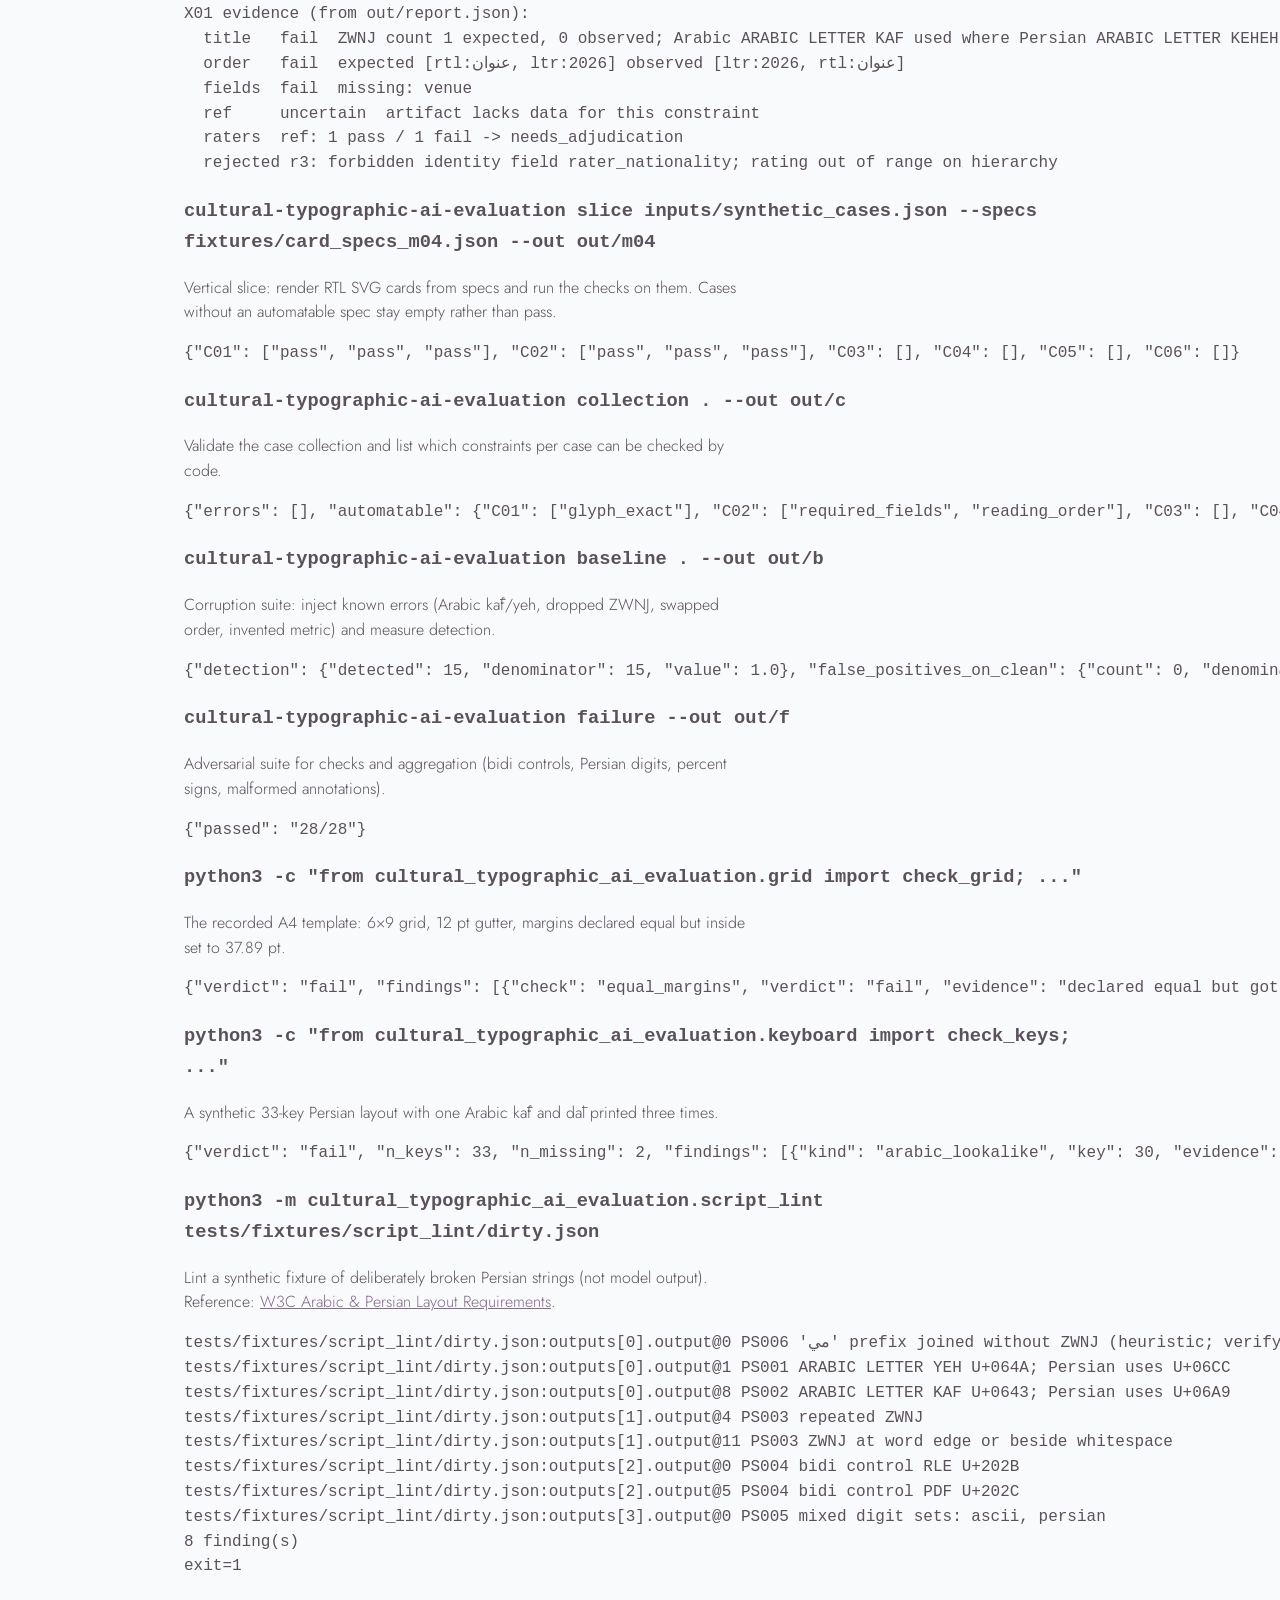
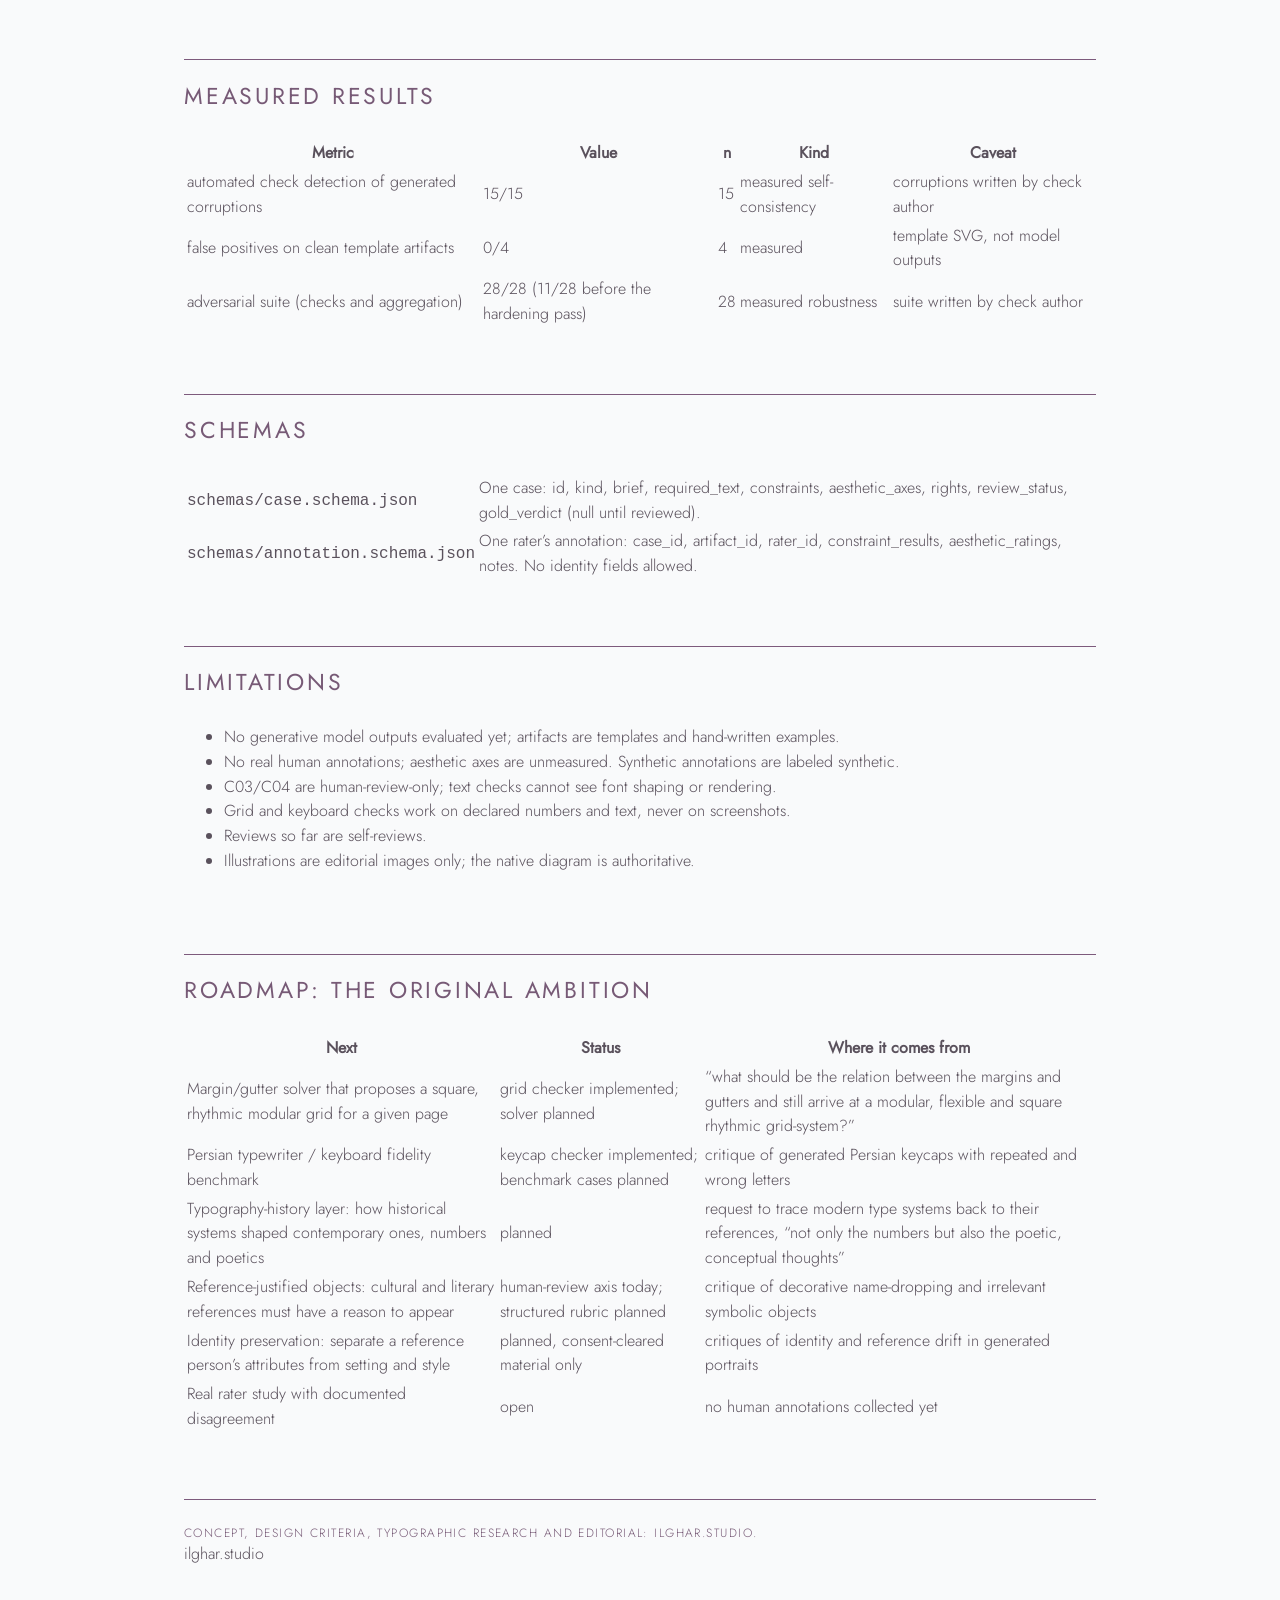
<file: site/PAGES_LONGFORM.html>
<!doctype html><html lang="en"><meta charset="utf-8"><meta name="viewport" content="width=device-width,initial-scale=1">
<title>Cultural kit — longform notes · ilghar.studio</title>
<link rel="stylesheet" href="tokens.css">
<link rel="stylesheet" href="pages-shell.css">
<link rel="stylesheet" href="fonts/fonts.css">
<body><main class="narrow">
<p class="kicker">ilghar.studio · notes</p>
<h1><span class="initial" style="color:var(--accent-dot)">C</span>ultural kit — longform</h1>
<p><a href="./">← back to case page</a></p>
<section class="col"><h2>The question</h2><p class="pitch">How can evaluators separate factual cultural/typographic constraint failures from subjective aesthetic preference, while documenting disagreement and source provenance?</p><p>Image and layout generators produce posters, cards and keyboards that look right and are wrong. Persian keycaps with the same letter printed four times. An Arabic kāf where Persian needs keheh. A missing zero-width non-joiner that breaks a word in two. A template whose inside margin is 37.89 pt while every other margin is 36. A literary or cultural object dropped in as decoration, with no reason to be there.</p><p>Most evaluations fold all of this into one “quality” score, so a factual error and a matter of taste end up on the same scale, and the people who notice the error are outvoted by the people who liked the colors.</p><p>This kit keeps the two apart. Factual constraints are checked by deterministic code at the level of Unicode code points and arithmetic. Aesthetic judgments are collected from raters as distributions, never averaged into a verdict, and disagreement is flagged for adjudication. Rater identity is never used as evidence of expertise: an annotation that carries a nationality field is rejected.</p></section>
<section><h2>Who it is for</h2><div class="cards"><div class="card"><h3>Teams evaluating image, layout or type generators</h3><p>Code-point-exact checks for Persian and mixed-direction text, and a clear line between “wrong” and “I don’t like it”.</p></div><div class="card"><h3>Designers and art directors</h3><p>A grid checker that tells you whether margins, gutters and baseline really form the square, rhythmic module you asked for.</p></div><div class="card"><h3>Annotation and research leads</h3><p>Annotation schemas that preserve minority opinions and uncertainty, and refuse identity-based shortcuts.</p></div></div></section>
<section><h2>How it works</h2><div class="cards steps"><div class="card step"><h3>Cleared brief + constraints</h3><p>Each case states what must be true (exact title glyphs, reading order, required fields, diagram stages) and records rights and review status for every reference.</p></div><div class="card step"><h3>Candidate artifact</h3><p>Original or licensed examples only. The vertical slice renders a right-to-left SVG card from a spec, with native text, never text baked into pixels.</p></div><div class="card step"><h3>Factual checks</h3><p>Exact-glyph, reading-order, required-field and diagram checks return pass, fail or uncertain with evidence. Anything that needs eyes is marked human-review, never guessed.</p></div><div class="card step"><h3>Taste, separately</h3><p>Aesthetic axes such as hierarchy are collected as rating distributions with n, not merged into the factual verdict.</p></div><div class="card step"><h3>Disagreement and adjudication</h3><p>Conflicting rater verdicts are flagged for adjudication. Malformed or identity-bearing annotations are rejected with reasons.</p></div><div class="card step"><h3>Grid and keyboard checks</h3><p>The grid checker verifies margins, gutters, square modules and baseline rhythm by arithmetic; the keyboard checker checks Persian keycaps for duplicates, look-alikes and missing letters.</p></div><div class="card step"><h3>Script linter</h3><p>The script linter walks every string in an evaluation output and flags codepoint-level Persian-script faults: Arabic yeh/kaf (U+064A, U+0649, U+0643) where Persian U+06CC/U+06A9 are expected, misplaced or repeated ZWNJ, bidi control characters, mixed digit sets, and a labeled heuristic for a missing ZWNJ after the mi-/nemi- verb prefix. Rules follow the character-level guidance in <a href="https://www.w3.org/TR/alreq/">W3C Arabic &amp; Persian Layout Requirements</a>. It reports characters, not language quality; exit 0 clean, 1 findings, 2 bad input.</p></div></div>
<figure><ol><li>Cleared brief + reference constraints</li><li>Original or licensed candidate example</li><li>Separate factual and aesthetic rubric axes</li><li>Independent annotation + uncertainty</li><li>Adjudication without identity-based inference</li><li>Versioned evaluation report and design examples</li></ol><figcaption>Text equivalent of docs/architecture.mmd (authoritative diagram).</figcaption></figure></section>
<figure><img src="../assets/fact-vs-taste.svg" alt="Two trays divided by a plum ruler: measuring tools on the left, swatches and a dried flower on the right." width="1280" height="720" loading="lazy"><figcaption>Facts on one side, taste on the other, and a ruler between them.</figcaption></figure>
<section class="col"><h2>Commands, with real output</h2><h3><code>cultural-typographic-ai-evaluation report fixtures/synthetic_eval_m03.json --out out/</code></h3><p>Run factual checks and aggregate annotations for two synthetic cases. X01 is a deliberately broken card.</p><pre>{&quot;X01&quot;: [&quot;fail&quot;, &quot;fail&quot;, &quot;fail&quot;, &quot;uncertain&quot;], &quot;X02&quot;: [&quot;pass&quot;]}

X01 evidence (from out/report.json):
  title   fail  ZWNJ count 1 expected, 0 observed; Arabic ARABIC LETTER KAF used where Persian ARABIC LETTER KEHEH expected
  order   fail  expected [rtl:<span lang="fa" dir="rtl">عنوان</span>, ltr:2026] observed [ltr:2026, rtl:<span lang="fa" dir="rtl">عنوان</span>]
  fields  fail  missing: venue
  ref     uncertain  artifact lacks data for this constraint
  raters  ref: 1 pass / 1 fail -&gt; needs_adjudication
  rejected r3: forbidden identity field rater_nationality; rating out of range on hierarchy</pre><h3><code>cultural-typographic-ai-evaluation slice inputs/synthetic_cases.json --specs fixtures/card_specs_m04.json --out out/m04</code></h3><p>Vertical slice: render RTL SVG cards from specs and run the checks on them. Cases without an automatable spec stay empty rather than pass.</p><pre>{&quot;C01&quot;: [&quot;pass&quot;, &quot;pass&quot;, &quot;pass&quot;], &quot;C02&quot;: [&quot;pass&quot;, &quot;pass&quot;, &quot;pass&quot;], &quot;C03&quot;: [], &quot;C04&quot;: [], &quot;C05&quot;: [], &quot;C06&quot;: []}</pre><h3><code>cultural-typographic-ai-evaluation collection . --out out/c</code></h3><p>Validate the case collection and list which constraints per case can be checked by code.</p><pre>{&quot;errors&quot;: [], &quot;automatable&quot;: {&quot;C01&quot;: [&quot;glyph_exact&quot;], &quot;C02&quot;: [&quot;required_fields&quot;, &quot;reading_order&quot;], &quot;C03&quot;: [], &quot;C04&quot;: [], &quot;C05&quot;: [&quot;reading_order&quot;, &quot;glyph_exact&quot;], &quot;C06&quot;: [&quot;diagram_fidelity&quot;]}}</pre><h3><code>cultural-typographic-ai-evaluation baseline . --out out/b</code></h3><p>Corruption suite: inject known errors (Arabic kāf/yeh, dropped ZWNJ, swapped order, invented metric) and measure detection.</p><pre>{&quot;detection&quot;: {&quot;detected&quot;: 15, &quot;denominator&quot;: 15, &quot;value&quot;: 1.0}, &quot;false_positives_on_clean&quot;: {&quot;count&quot;: 0, &quot;denominator&quot;: 4}, &quot;by_variant&quot;: {&quot;arabic_kaf&quot;: {&quot;detected&quot;: 2}, &quot;arabic_yeh&quot;: {&quot;detected&quot;: 2}, &quot;drop_stage&quot;: {&quot;detected&quot;: 1}, &quot;drop_venue&quot;: {&quot;detected&quot;: 3}, &quot;drop_zwnj&quot;: {&quot;detected&quot;: 1}, &quot;invented_metric&quot;: {&quot;detected&quot;: 1}, &quot;swap_order&quot;: {&quot;detected&quot;: 1}, &quot;title_moved_last&quot;: {&quot;detected&quot;: 3}, &quot;zwnj_to_space&quot;: {&quot;detected&quot;: 1}}}</pre><h3><code>cultural-typographic-ai-evaluation failure --out out/f</code></h3><p>Adversarial suite for checks and aggregation (bidi controls, Persian digits, percent signs, malformed annotations).</p><pre>{&quot;passed&quot;: &quot;28/28&quot;}</pre><h3><code>python3 -c &quot;from cultural_typographic_ai_evaluation.grid import check_grid; ...&quot;</code></h3><p>The recorded A4 template: 6×9 grid, 12 pt gutter, margins declared equal but inside set to 37.89 pt.</p><pre>{&quot;verdict&quot;: &quot;fail&quot;, &quot;findings&quot;: [{&quot;check&quot;: &quot;equal_margins&quot;, &quot;verdict&quot;: &quot;fail&quot;, &quot;evidence&quot;: &quot;declared equal but got {&#x27;top&#x27;: 36, &#x27;bottom&#x27;: 36, &#x27;inside&#x27;: 37.89, &#x27;outside&#x27;: 36} pt&quot;}, {&quot;check&quot;: &quot;square_modules&quot;, &quot;verdict&quot;: &quot;fail&quot;, &quot;evidence&quot;: &quot;module 76.898 x 74.877 pt (difference 2.021)&quot;}], &quot;derived&quot;: {&quot;text_area&quot;: [521.386, 769.89], &quot;module&quot;: [76.898, 74.877]}}</pre><h3><code>python3 -c &quot;from cultural_typographic_ai_evaluation.keyboard import check_keys; ...&quot;</code></h3><p>A synthetic 33-key Persian layout with one Arabic kāf and dāl printed three times.</p><pre>{&quot;verdict&quot;: &quot;fail&quot;, &quot;n_keys&quot;: 33, &quot;n_missing&quot;: 2, &quot;findings&quot;: [{&quot;kind&quot;: &quot;arabic_lookalike&quot;, &quot;key&quot;: 30, &quot;evidence&quot;: &quot;ARABIC LETTER KAF used; Persian needs ARABIC LETTER KEHEH&quot;}, {&quot;kind&quot;: &quot;duplicate&quot;, &quot;key&quot;: &quot;9,31,40&quot;, &quot;evidence&quot;: &quot;U+062F appears on 3 keys&quot;}, {&quot;kind&quot;: &quot;missing&quot;, &quot;key&quot;: null, &quot;evidence&quot;: &quot;U+0647 U+06CC&quot;}]}</pre><h3><code>python3 -m cultural_typographic_ai_evaluation.script_lint tests/fixtures/script_lint/dirty.json</code></h3><p>Lint a synthetic fixture of deliberately broken Persian strings (not model output). Reference: <a href="https://www.w3.org/TR/alreq/">W3C Arabic &amp; Persian Layout Requirements</a>.</p><pre>tests/fixtures/script_lint/dirty.json:outputs[0].output@0 PS006 &#x27;<span lang="fa" dir="rtl">مي</span>&#x27; prefix joined without ZWNJ (heuristic; verify)
tests/fixtures/script_lint/dirty.json:outputs[0].output@1 PS001 ARABIC LETTER YEH U+064A; Persian uses U+06CC
tests/fixtures/script_lint/dirty.json:outputs[0].output@8 PS002 ARABIC LETTER KAF U+0643; Persian uses U+06A9
tests/fixtures/script_lint/dirty.json:outputs[1].output@4 PS003 repeated ZWNJ
tests/fixtures/script_lint/dirty.json:outputs[1].output@11 PS003 ZWNJ at word edge or beside whitespace
tests/fixtures/script_lint/dirty.json:outputs[2].output@0 PS004 bidi control RLE U+202B
tests/fixtures/script_lint/dirty.json:outputs[2].output@5 PS004 bidi control PDF U+202C
tests/fixtures/script_lint/dirty.json:outputs[3].output@0 PS005 mixed digit sets: ascii, persian
8 finding(s)
exit=1</pre></section>
<section class="col"><h2>Measured results</h2><table><thead><tr><th scope=col>Metric</th><th scope=col>Value</th><th scope=col>n</th><th scope=col>Kind</th><th scope=col>Caveat</th></tr></thead><tbody><tr><td>automated check detection of generated corruptions</td><td>15/15</td><td>15</td><td>measured self-consistency</td><td>corruptions written by check author</td></tr><tr><td>false positives on clean template artifacts</td><td>0/4</td><td>4</td><td>measured</td><td>template SVG, not model outputs</td></tr><tr><td>adversarial suite (checks and aggregation)</td><td>28/28 (11/28 before the hardening pass)</td><td>28</td><td>measured robustness</td><td>suite written by check author</td></tr></tbody></table></section>
<section class="col"><h2>Schemas</h2><table><tbody><tr><td><code>schemas/case.schema.json</code></td><td>One case: id, kind, brief, required_text, constraints, aesthetic_axes, rights, review_status, gold_verdict (null until reviewed).</td></tr><tr><td><code>schemas/annotation.schema.json</code></td><td>One rater’s annotation: case_id, artifact_id, rater_id, constraint_results, aesthetic_ratings, notes. No identity fields allowed.</td></tr></tbody></table></section>
<section class="col"><h2>Limitations</h2><ul><li>No generative model outputs evaluated yet; artifacts are templates and hand-written examples.</li><li>No real human annotations; aesthetic axes are unmeasured. Synthetic annotations are labeled synthetic.</li><li>C03/C04 are human-review-only; text checks cannot see font shaping or rendering.</li><li>Grid and keyboard checks work on declared numbers and text, never on screenshots.</li><li>Reviews so far are self-reviews.</li><li>Illustrations are editorial images only; the native diagram is authoritative.</li></ul></section>
<section class="col"><h2>Roadmap: the original ambition</h2><table><thead><tr><th scope=col>Next</th><th scope=col>Status</th><th scope=col>Where it comes from</th></tr></thead><tbody><tr><td>Margin/gutter solver that proposes a square, rhythmic modular grid for a given page</td><td>grid checker implemented; solver planned</td><td>“what should be the relation between the margins and gutters and still arrive at a modular, flexible and square rhythmic grid-system?”</td></tr><tr><td>Persian typewriter / keyboard fidelity benchmark</td><td>keycap checker implemented; benchmark cases planned</td><td>critique of generated Persian keycaps with repeated and wrong letters</td></tr><tr><td>Typography-history layer: how historical systems shaped contemporary ones, numbers and poetics</td><td>planned</td><td>request to trace modern type systems back to their references, “not only the numbers but also the poetic, conceptual thoughts”</td></tr><tr><td>Reference-justified objects: cultural and literary references must have a reason to appear</td><td>human-review axis today; structured rubric planned</td><td>critique of decorative name-dropping and irrelevant symbolic objects</td></tr><tr><td>Identity preservation: separate a reference person’s attributes from setting and style</td><td>planned, consent-cleared material only</td><td>critiques of identity and reference drift in generated portraits</td></tr><tr><td>Real rater study with documented disagreement</td><td>open</td><td>no human annotations collected yet</td></tr></tbody></table></section>
<footer class="col">Concept, design criteria, typographic research and editorial: ilghar.studio.</footer>

<p class="ilg-credit">ilghar.studio</p>
</main></body></html>
</file>
<file: site/tokens.css>
/* ilghar.studio tokens — PDF palette, canonical. No blue. */
:root{
  --paper:#f9fafb; --ink:#5a515c; --plum:#473448;
  --mauve-em:#856a8e; --mauve-line:#7d5a7c; --mauve-label:#775a76;
  --grey:#948e95; --grey-soft:#a6a1a7; --pink:#fcb4c4; --pink-mark-light:#b78597; --pink-mark-dark:#fcb4c4; --pink-fill-dark:#745a7a; --card:#2a272d; --on-dark:#d4d2d2;
  --bg:var(--paper); --fg:var(--ink); --head:var(--plum); --label:var(--mauve-label); --line:var(--mauve-line);
  --dc:var(--pink-mark-light); --canvas:var(--bg); --surface:var(--bg);
  --font:"Brandon Text",Jost,Jost; --font-fa:Vazirmatn,"Brandon Text",Jost;
  --col:960px;
  color-scheme:light dark;
}
@media (prefers-color-scheme:dark){
  :root{--bg:var(--card); --fg:var(--on-dark); --head:var(--on-dark); --label:var(--grey-soft); --line:var(--mauve-em); --dc:var(--pink-mark-dark);}
}
*{box-sizing:border-box}
body{margin:0;background:var(--bg);color:var(--fg);font:300 16px/1.55 Jost} p{max-width:64ch;margin:0 0 12px} b,strong{font-weight:inherit}
main{max-width:var(--col);margin:0 auto;padding:0 24px}
@media (max-width:600px){main{padding:0 20px}}
img,svg,video,iframe,canvas,figure{max-width:100%;height:auto}
.name{font-size:40px;font-weight:400;letter-spacing:.14em;text-transform:uppercase;color:var(--head);margin:0} @media (max-width:600px){.name{font-size:30px}}
.first{color:var(--dc)}
.title{font-weight:500;font-size:.95rem;letter-spacing:.18em;text-transform:uppercase;color:var(--label)}
.sub{font-size:.85rem;color:var(--fg)} .sub span+span::before{content:" | ";color:var(--line)}
h2{font-weight:400;font-size:23px;letter-spacing:.12em;text-transform:uppercase;color:var(--label);border-top:1px solid var(--line);padding-top:.8em}
.cards{display:grid;grid-template-columns:repeat(auto-fit,minmax(240px,1fr));gap:16px}
.frame,.card{border:1px solid var(--line);border-radius:0;box-shadow:none;background:var(--bg);width:100%;margin:0}
.card{padding:16px}
.frame>img,.frame>canvas,.frame>iframe{display:block;width:100%}
figcaption{margin-top:8px;font-size:12px;font-weight:400;letter-spacing:.12em;text-transform:uppercase;color:var(--label)}
section{margin-top:64px} @media (max-width:600px){section{margin-top:48px}}
.r83{aspect-ratio:8/3}.r1610{aspect-ratio:16/10}.r43{aspect-ratio:4/3}
.cards{gap:24px}
ul.dots{list-style:none;padding:0} ul.dots li::before{content:"• ";color:var(--pink)}
a{color:var(--mauve-em)}
</file>
<file: site/pages-shell.css>
/* LAYOUT.md shell — load after tokens.css. Aliases + 12-col + theme toggle. */
:root{
  --canvas:var(--bg); --surface:var(--bg); --accent:var(--mauve-em); --accent-fg:var(--paper);
  --accent-dot:#856a8e; --ring:var(--mauve-line); --muted:var(--grey); --subtle:var(--grey-soft);
  --font-sans:var(--font); --title-lat-family:var(--font); --title-lat-weight:400;
  --label-weight:400; --figure-bg:var(--bg);
}
@media (prefers-color-scheme:dark){
  :root{--accent-fg:var(--card); --canvas:var(--bg); --surface:var(--bg);}
}
[data-theme=dark]{
  --bg:var(--card); --fg:var(--on-dark); --head:var(--on-dark); --label:var(--grey-soft); --line:var(--mauve-em);
  --canvas:var(--bg); --surface:var(--bg); --accent-fg:var(--card);
  --dc:var(--pink-mark-dark);
}
[data-theme=light]{
  --bg:var(--paper); --fg:var(--ink); --head:var(--plum); --label:var(--mauve-label); --line:var(--mauve-line);
  --canvas:var(--bg); --surface:var(--bg); --accent-fg:var(--paper);
  --dc:var(--pink-mark-light);
}
html,body{background:var(--bg);color:var(--fg)}
.ilg-case{min-height:100dvh;background:var(--bg);color:var(--fg)}
main{
  max-width:var(--col);margin:0 auto;padding:24px 24px 64px;
  display:grid;grid-template-columns:repeat(12,minmax(0,1fr));column-gap:24px;row-gap:0;
}
@media (max-width:600px){main{padding:20px 20px 48px}}
main>*{grid-column:1/-1}
.span12{grid-column:1/-1}
.span6{grid-column:span 6}
.span4{grid-column:span 4}
@media (max-width:600px){.span6,.span4{grid-column:1/-1}}
.grid-66{display:grid;grid-template-columns:1fr 1fr;gap:24px}
.grid-444{display:grid;grid-template-columns:1fr 1fr 1fr;gap:24px}
@media (max-width:600px){.grid-66,.grid-444{grid-template-columns:1fr}}
header.site{display:flex;align-items:center;justify-content:space-between;gap:12px;margin:0 0 24px}
.brand-label{font-size:12px;font-weight:400;letter-spacing:.12em;text-transform:uppercase;color:var(--label);margin:0}
.theme-toggle,.ilg-theme-toggle{
  font:inherit;font-size:12px;letter-spacing:.12em;text-transform:uppercase;color:var(--fg);
  background:transparent;border:1px solid var(--line);border-radius:0;padding:.35rem .7rem;cursor:pointer;
}
.theme-toggle:focus-visible,.ilg-theme-toggle:focus-visible{outline:2px solid var(--line);outline-offset:2px}
.hero{text-align:left;margin:0 0 24px}
.hero .name,.hero h1{
  font-size:40px;font-weight:400;letter-spacing:.14em;text-transform:uppercase;color:var(--head);margin:0;
}
@media (max-width:600px){.hero .name,.hero h1{font-size:30px}}
.hero .first,.hero .initial{color:var(--dc)}
.hero .title{display:block;margin-top:8px;font-weight:500;font-size:.95rem;letter-spacing:.18em;text-transform:uppercase;color:var(--label)}
.hero .sub{font-size:17px;font-weight:300;color:var(--fg);margin:12px 0 0;max-width:64ch}
.hero .sub span+span::before{content:" | ";color:var(--line)}
.badge,.status{
  display:inline-block;margin-top:12px;border:1px solid var(--line);padding:.15rem .65rem;
  font-size:12px;letter-spacing:.12em;text-transform:uppercase;color:var(--label);border-radius:0;
}
.frame{border:1px solid var(--line);border-radius:0;box-shadow:none;background:var(--bg);width:100%;margin:0;padding:0;overflow:hidden}
.frame>img,.frame>canvas,.frame>iframe,.frame>svg,.frame>picture{display:block;width:100%;height:auto;border:0;border-radius:0}
.frame.r83{aspect-ratio:8/3}
.frame.r1610{aspect-ratio:16/10}
.frame.r43{aspect-ratio:4/3}
.frame.r83>*,.frame.r1610>*,.frame.r43>*{width:100%;height:100%;object-fit:cover}
.frame.placeholder{min-height:0;display:block;background:var(--bg)}
figure{margin:0}
figcaption,.cap{
  margin-top:8px;font-size:12px;font-weight:400;letter-spacing:.12em;text-transform:uppercase;color:var(--label);
}
h2{font-weight:400;font-size:23px;letter-spacing:.12em;text-transform:uppercase;color:var(--label);
  border-top:1px solid var(--line);padding-top:.8em;margin:0 0 24px}
.card{border:1px solid var(--line);border-radius:0;box-shadow:none;background:var(--bg);padding:16px;margin:0}
.card h3{font-size:12px;font-weight:400;letter-spacing:.12em;text-transform:uppercase;color:var(--label);margin:0 0 8px}
.card p{margin:0;font-size:16px;font-weight:300;max-width:64ch}
ul.dots{list-style:none;padding:0;margin:0}
ul.dots li{margin:0 0 12px;font-size:16px;font-weight:300;max-width:64ch}
ul.dots li::before{content:"• ";color:#856a8e}
a{color:var(--mauve-em)}
footer{margin-top:64px;padding-top:24px;border-top:1px solid var(--line);font-size:12px;letter-spacing:.12em;text-transform:uppercase;color:var(--label)}
/* kill legacy shadows/radii from any leftover inline */
.ilg-frame{border:1px solid var(--line);border-radius:0;box-shadow:none;background:var(--bg);padding:0;overflow:hidden;width:100%}
.board{margin:0}
.board img,.board picture{border-radius:0;box-shadow:none!important}

/* hero art: SVG has its own border — no outer .frame */
.hero-art{display:block;width:100%;max-width:100%;aspect-ratio:8/3;margin:0;padding:0;border:0!important;outline:0;overflow:hidden;background:transparent;border-radius:0;box-shadow:none;position:relative}
.hero-art img{position:absolute;inset:0;display:block;width:100%!important;height:100%!important;max-height:none;object-fit:fill;border:0;border-radius:0}
figure.span12 > .hero-art, figure.hero > .hero-art{width:100%}


/* section rhythm — exactly 64px (48px ≤600); no extra h2 top margin */
section{margin-top:64px;margin-bottom:0}
@media (max-width:600px){section{margin-top:48px}}
figure.span12{margin:0}

/* Live demo frames: full width, height follows content — no forced 16:10.
   Hero .hero-art stays 8:3; boards/cards keep .r1610 / .r43. */
section[aria-label="Live function"] .frame,
.frame.live,
#app-frame{
  aspect-ratio:auto;
  height:auto;
  min-height:0;
}
section[aria-label="Live function"] .frame > *,
.frame.live > *,
#app-frame > *{
  width:100%;
  height:auto;
  max-height:none;
  object-fit:unset;
  position:static;
}
section[aria-label="Live function"] .frame iframe,
.frame.live iframe{
  display:block;
  width:100%;
  height:auto;
  min-height:480px;
  border:0;
  position:static;
}
@media (max-width:600px){
  section[aria-label="Live function"] .frame iframe,
  .frame.live iframe{min-height:520px}
}
</file>
<file: site/fonts/fonts.css>
@font-face{font-family:Jost;font-style:normal;font-weight:300;font-display:swap;src:url("jost-latin-ext-300-normal.woff2") format("woff2");unicode-range:U+0100-02BA,U+02BD-02C5,U+02C7-02CC,U+02CE-02D7,U+02DD-02FF,U+0304,U+0308,U+0329,U+1D00-1DBF,U+1E00-1E9F,U+1EF2-1EFF,U+2020,U+20A0-20AB,U+20AD-20C0,U+2113,U+2C60-2C7F,U+A720-A7FF}
@font-face{font-family:Jost;font-style:normal;font-weight:300;font-display:swap;src:url("jost-latin-300-normal.woff2") format("woff2");unicode-range:U+0000-00FF,U+0131,U+0152-0153,U+02BB-02BC,U+02C6,U+02DA,U+02DC,U+0304,U+0308,U+0329,U+2000-206F,U+20AC,U+2122,U+2191,U+2193,U+2212,U+2215,U+FEFF,U+FFFD}
@font-face{font-family:Jost;font-style:normal;font-weight:400;font-display:swap;src:url("jost-latin-ext-400-normal.woff2") format("woff2");unicode-range:U+0100-02BA,U+02BD-02C5,U+02C7-02CC,U+02CE-02D7,U+02DD-02FF,U+0304,U+0308,U+0329,U+1D00-1DBF,U+1E00-1E9F,U+1EF2-1EFF,U+2020,U+20A0-20AB,U+20AD-20C0,U+2113,U+2C60-2C7F,U+A720-A7FF}
@font-face{font-family:Jost;font-style:normal;font-weight:400;font-display:swap;src:url("jost-latin-400-normal.woff2") format("woff2");unicode-range:U+0000-00FF,U+0131,U+0152-0153,U+02BB-02BC,U+02C6,U+02DA,U+02DC,U+0304,U+0308,U+0329,U+2000-206F,U+20AC,U+2122,U+2191,U+2193,U+2212,U+2215,U+FEFF,U+FFFD}
@font-face{font-family:Vazirmatn;font-style:normal;font-weight:300;font-display:swap;src:url("vazirmatn-fa.woff2") format("woff2");unicode-range:U+0600-06FF,U+200C-200D,U+FB50-FDFF,U+FE70-FEFF}
</file>
